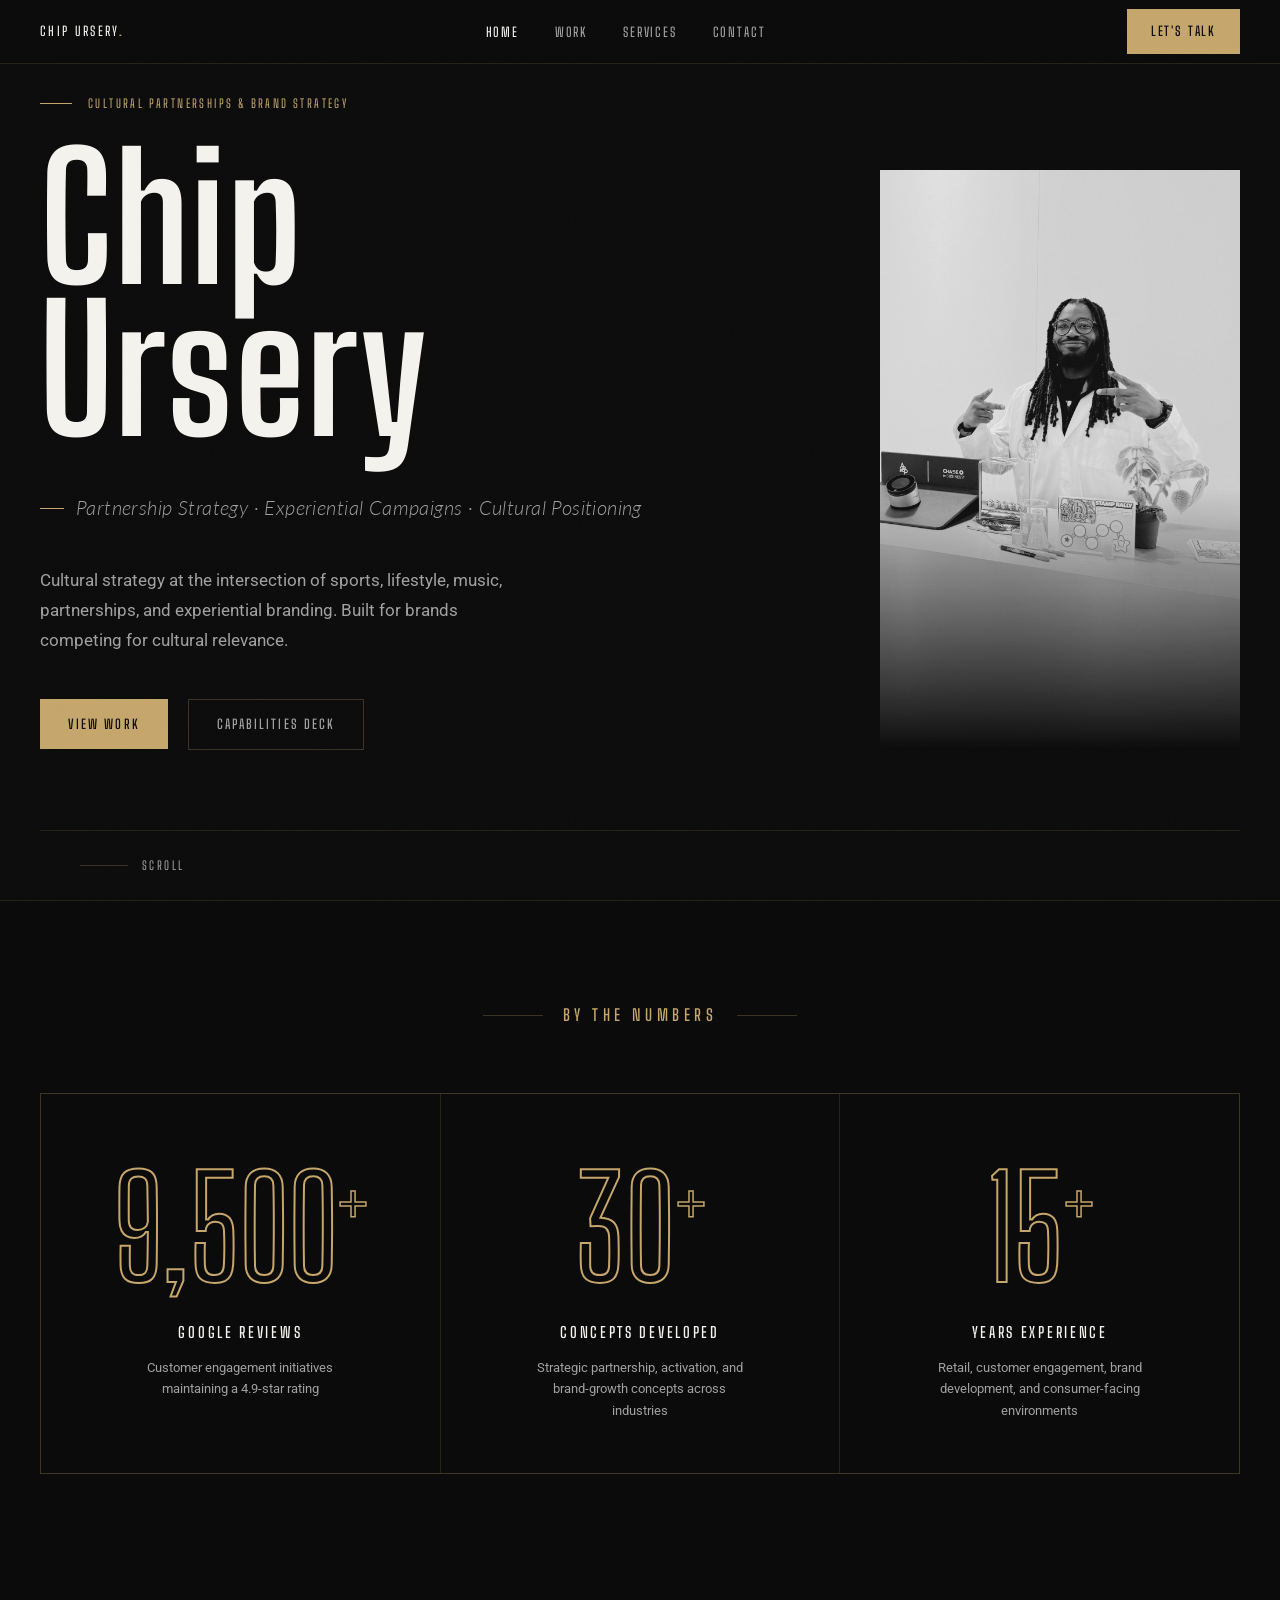
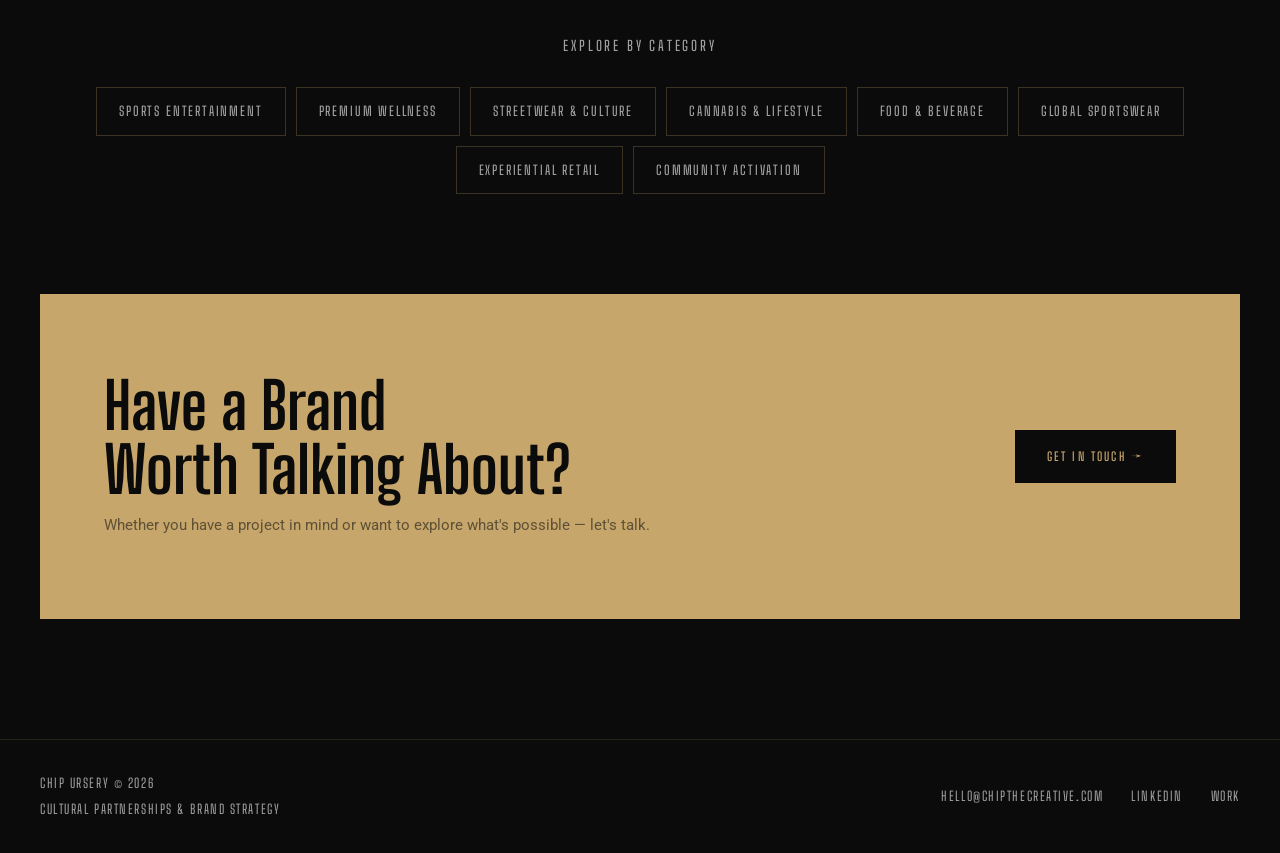
<file: index.html>
<!DOCTYPE html>
<html lang="en">
<head>
  <meta charset="UTF-8" />
  <meta name="viewport" content="width=device-width, initial-scale=1.0" />
  <meta name="description" content="Cultural strategy consultancy at the intersection of sports, lifestyle, music, partnerships, and experiential branding." />
  <title>Chip Ursery — Cultural Partnerships & Brand Strategy</title>
  <link rel="preconnect" href="https://fonts.googleapis.com" />
  <link rel="preconnect" href="https://fonts.gstatic.com" crossorigin />
  <link href="https://fonts.googleapis.com/css2?family=Big+Shoulders+Display:wght@300;400;500;600;700;800;900&family=Big+Shoulders+Text:wght@300;400;500;600;700&family=Lato:ital,wght@0,100;0,300;0,400;1,100;1,300&family=Roboto:wght@300;400&display=swap" rel="stylesheet" />
  <style>
    *, *::before, *::after { box-sizing: border-box; margin: 0; padding: 0; }
    :root {
      --ink: #0B0B0B;
      --ink-2: #121212;
      --ink-3: #181818;
      --rule: rgba(198, 166, 107, 0.15);
      --rule-2: rgba(198, 166, 107, 0.25);
      --fog: #A1A1A1;
      --ash: #A1A1A1;
      --parchment: #F5F3EE;
      --white: #F5F3EE;
      --mark: #C6A66B;
      --ease: cubic-bezier(0.16, 1, 0.3, 1);
    }
    html { scroll-behavior: smooth; font-size: 17px; }
    body {
      background: var(--ink);
      color: var(--parchment);
      font-family: 'Roboto', sans-serif;
      font-weight: 400;
      line-height: 1.75;
      overflow-x: hidden;
      -webkit-font-smoothing: antialiased;
    }
    body::after {
      content: '';
      position: fixed;
      inset: 0;
      pointer-events: none;
      z-index: 9000;
      opacity: 0.028;
      background-image: url("data:image/svg+xml,%3Csvg xmlns='http://www.w3.org/2000/svg' width='300' height='300'%3E%3Cfilter id='g'%3E%3CfeTurbulence type='fractalNoise' baseFrequency='0.75' numOctaves='4' stitchTiles='stitch'/%3E%3C/filter%3E%3Crect width='300' height='300' filter='url(%23g)'/%3E%3C/svg%3E");
      background-repeat: repeat;
    }

    /* ── LABELS ── */
    .label {
      font-family: 'Big Shoulders Text', sans-serif;
      font-size: 12px;
      font-weight: 400;
      letter-spacing: 0.2em;
      text-transform: uppercase;
      color: var(--fog);
    }
    .label-accent { color: var(--mark); }

    /* ── NAV ── */
    .nav {
      position: fixed;
      top: 0; left: 0; right: 0;
      z-index: 500;
      height: 64px;
      display: flex;
      align-items: center;
      justify-content: space-between;
      padding: 0 40px;
      background: rgba(10,10,10,0.9);
      backdrop-filter: blur(20px) saturate(180%);
      -webkit-backdrop-filter: blur(20px) saturate(180%);
      border-bottom: 1px solid var(--rule);
      transition: background 0.4s var(--ease);
    }
    .nav-logo {
      font-family: 'Big Shoulders Text', sans-serif;
      font-size: 13px;
      font-weight: 500;
      letter-spacing: 0.18em;
      text-transform: uppercase;
      color: var(--white);
      text-decoration: none;
    }
    .nav-logo .dot { color: var(--mark); }
    .nav-links {
      display: flex;
      align-items: center;
      gap: 36px;
      list-style: none;
    }
    .nav-links a {
      font-family: 'Big Shoulders Text', sans-serif;
      font-size: 13px;
      font-weight: 500;
      letter-spacing: 0.14em;
      text-transform: uppercase;
      color: var(--fog);
      text-decoration: none;
      transition: color 0.2s;
    }
    .nav-links a:hover,
    .nav-links a.active { color: var(--white); }
    .nav-contact {
      font-family: 'Big Shoulders Text', sans-serif;
      font-size: 13px;
      font-weight: 600;
      letter-spacing: 0.14em;
      text-transform: uppercase;
      color: var(--ink);
      background: var(--mark);
      padding: 11px 24px;
      text-decoration: none;
      transition: opacity 0.2s;
    }
    .nav-contact:hover { opacity: 0.85; }

    /* hamburger */
    .nav-burger {
      display: none;
      flex-direction: column;
      gap: 5px;
      cursor: pointer;
      padding: 4px;
      background: none;
      border: none;
    }
    .nav-burger span {
      display: block;
      width: 22px;
      height: 1px;
      background: var(--parchment);
      transition: transform 0.3s var(--ease), opacity 0.3s;
    }
    .nav-burger.open span:nth-child(1) { transform: translateY(6px) rotate(45deg); }
    .nav-burger.open span:nth-child(2) { opacity: 0; }
    .nav-burger.open span:nth-child(3) { transform: translateY(-6px) rotate(-45deg); }
    .nav-mobile {
      display: none;
      position: fixed;
      inset: 0;
      top: 64px;
      background: var(--ink-2);
      z-index: 490;
      flex-direction: column;
      padding: 60px 40px;
    }
    .nav-mobile.open { display: flex; }
    .nav-mobile a {
      font-family: 'Big Shoulders Display', sans-serif;
      font-size: 52px;
      letter-spacing: 0.04em;
      color: var(--parchment);
      text-decoration: none;
      border-bottom: 1px solid var(--rule);
      padding: 20px 0;
      transition: color 0.2s;
    }
    .nav-mobile a:hover { color: var(--mark); }

    /* ── HERO ── */
    .hero {
      min-height: 100svh;
      display: grid;
      grid-template-rows: 1fr auto;
      padding: 0 40px;
      padding-top: 64px;
      position: relative;
      overflow: hidden;
    }
    .hero-inner {
      display: grid;
      grid-template-columns: 1fr 420px;
      align-items: end;
      gap: 80px;
      padding-bottom: 80px;
    }
    .hero-content { display: flex; flex-direction: column; justify-content: flex-end; }

    /* portrait */
    .hero-portrait-wrap {
      align-self: end;
      position: relative;
      overflow: hidden;
    }
    .hero-portrait {
      width: 100%;
      height: 680px;
      object-fit: cover;
      object-position: top center;
      display: block;
      -webkit-mask-image: linear-gradient(to bottom, black 55%, transparent 100%);
      mask-image: linear-gradient(to bottom, black 55%, transparent 100%);
      filter: grayscale(20%) contrast(1.05);
    }
    /* placeholder when no image yet */
    .hero-portrait-placeholder {
      width: 100%;
      height: 680px;
      background: var(--ink-3);
      border: 1px solid var(--rule);
      display: flex;
      align-items: center;
      justify-content: center;
      -webkit-mask-image: linear-gradient(to bottom, black 60%, transparent 100%);
      mask-image: linear-gradient(to bottom, black 60%, transparent 100%);
    }
    .hero-portrait-placeholder span {
      font-family: 'Big Shoulders Text', sans-serif;
      font-size: 11px;
      letter-spacing: 0.2em;
      text-transform: uppercase;
      color: var(--fog);
      opacity: 0.5;
    }

    .hero-side { display: none; }
    .hero-rule-num { display: none; }
    .hero-eyebrow {
      display: flex;
      align-items: center;
      gap: 16px;
      margin-bottom: 28px;
      opacity: 0;
      animation: fadeUp 0.8s 0.1s var(--ease) forwards;
    }
    .hero-eyebrow::before {
      content: '';
      display: block;
      width: 32px;
      height: 1px;
      background: var(--mark);
    }
    .hero-name {
      font-family: 'Big Shoulders Display', sans-serif;
      font-size: clamp(88px, 13.5vw, 200px);
      line-height: 0.88;
      letter-spacing: 0.01em;
      color: var(--white);
      margin-bottom: 44px;
      opacity: 0;
      animation: fadeUp 0.9s 0.18s var(--ease) forwards;
    }
    .hero-name-italic {
      font-family: 'Lato', sans-serif;
      font-style: italic;
      font-weight: 300;
      font-size: clamp(14px, 1.6vw, 22px);
      color: var(--ash);
      letter-spacing: 0.02em;
      display: flex;
      align-items: center;
      gap: 12px;
      margin-bottom: 40px;
      opacity: 0;
      animation: fadeUp 0.9s 0.26s var(--ease) forwards;
    }
    .hero-name-italic::before {
      content: '';
      display: block;
      width: 24px;
      height: 1px;
      background: var(--mark);
      flex-shrink: 0;
    }
    .hero-statement {
      max-width: 480px;
      font-size: 17px;
      font-weight: 400;
      color: var(--ash);
      line-height: 1.75;
      margin-bottom: 44px;
      opacity: 0;
      animation: fadeUp 0.9s 0.34s var(--ease) forwards;
    }
    .hero-actions {
      display: flex;
      align-items: center;
      gap: 20px;
      flex-wrap: wrap;
      opacity: 0;
      animation: fadeUp 0.9s 0.42s var(--ease) forwards;
    }
    .btn {
      font-family: 'Big Shoulders Text', sans-serif;
      font-size: 13px;
      font-weight: 600;
      letter-spacing: 0.16em;
      text-transform: uppercase;
      text-decoration: none;
      display: inline-flex;
      align-items: center;
      gap: 10px;
      transition: all 0.25s var(--ease);
    }
    .btn-filled { background: var(--mark); color: var(--ink); padding: 14px 28px; }
    .btn-filled:hover { opacity: 0.88; transform: translateY(-1px); }
    .btn-ghost { color: var(--ash); border: 1px solid var(--rule-2); padding: 13px 28px; }
    .btn-ghost:hover { color: var(--white); border-color: var(--ash); transform: translateY(-1px); }

    /* scroll indicator */
    .hero-scroll {
      padding: 24px 40px;
      display: flex;
      align-items: center;
      gap: 14px;
      border-top: 1px solid var(--rule);
      opacity: 0;
      animation: fadeIn 1s 1s var(--ease) forwards;
    }
    .scroll-line {
      width: 48px;
      height: 1px;
      background: var(--rule-2);
      position: relative;
      overflow: hidden;
    }
    .scroll-line::after {
      content: '';
      position: absolute;
      top: 0; left: -100%;
      width: 100%;
      height: 100%;
      background: var(--mark);
      animation: scrollLine 2s 1.5s var(--ease) infinite;
    }
    @keyframes scrollLine {
      0% { left: -100%; }
      50%, 100% { left: 100%; }
    }

    /* ── STATS HERO ── */
    .stats-hero {
      padding: 100px 40px 80px;
      border-top: 1px solid var(--rule);
      text-align: center;
    }
    .stats-hero-eyebrow {
      display: flex;
      align-items: center;
      justify-content: center;
      gap: 20px;
      margin-bottom: 64px;
    }
    .stats-hero-eyebrow::before,
    .stats-hero-eyebrow::after {
      content: '';
      display: block;
      width: 60px;
      height: 1px;
      background: var(--rule-2);
    }
    .stats-hero-eyebrow .label {
      font-family: 'Big Shoulders Text', sans-serif;
      font-size: 16px;
      font-weight: 600;
      letter-spacing: 0.28em;
      text-transform: uppercase;
      color: var(--mark);
    }
    .stats-hero-grid {
      display: grid;
      grid-template-columns: repeat(3, 1fr);
      gap: 1px;
      background: var(--rule);
      border: 1px solid var(--rule);
      max-width: 1200px;
      margin: 0 auto 80px;
    }
    .stat-hero-cell {
      background: var(--ink);
      padding: 64px 40px 52px;
      display: flex;
      flex-direction: column;
      align-items: center;
      text-align: center;
      position: relative;
      transition: background 0.3s var(--ease);
    }
    .stat-hero-cell:hover { background: var(--ink-2); }
    .stat-hero-num {
      font-family: 'Big Shoulders Display', sans-serif;
      font-size: clamp(80px, 11vw, 149px);
      color: transparent;
      -webkit-text-stroke: 2px var(--mark);
      line-height: 1;
      display: block;
      margin-bottom: 20px;
      letter-spacing: -0.02em;
    }
    .stat-hero-label {
      font-family: 'Big Shoulders Text', sans-serif;
      font-size: 15px;
      font-weight: 600;
      letter-spacing: 0.18em;
      text-transform: uppercase;
      color: var(--white);
      margin-bottom: 12px;
      display: block;
    }
    .stat-hero-desc {
      font-family: 'Roboto', sans-serif;
      font-size: 13px;
      font-weight: 400;
      color: var(--fog);
      line-height: 1.65;
      max-width: 220px;
    }

    /* ── FOCUS TAGS (category links) ── */
    .focus-section {
      padding: 0 40px 100px;
      text-align: center;
    }
    .focus-section-label {
      font-family: 'Big Shoulders Text', sans-serif;
      font-size: 14px;
      font-weight: 500;
      letter-spacing: 0.2em;
      text-transform: uppercase;
      color: var(--fog);
      margin-bottom: 28px;
      display: block;
    }
    .focus-tags {
      display: flex;
      flex-wrap: wrap;
      gap: 10px;
      justify-content: center;
    }
    .focus-tag {
      font-family: 'Big Shoulders Text', sans-serif;
      font-size: 13px;
      font-weight: 500;
      letter-spacing: 0.14em;
      text-transform: uppercase;
      color: var(--fog);
      border: 1px solid var(--rule-2);
      padding: 12px 22px;
      text-decoration: none;
      transition: color 0.2s, border-color 0.2s, background 0.2s;
      display: inline-block;
    }
    .focus-tag:hover {
      color: var(--ink);
      background: var(--mark);
      border-color: var(--mark);
    }

    /* ── CTA BAND ── */
    .cta-band {
      margin: 0 40px;
      background: var(--mark);
      padding: 80px 64px;
      display: flex;
      align-items: center;
      justify-content: space-between;
      gap: 40px;
      flex-wrap: wrap;
    }
    .cta-band-copy h2 {
      font-family: 'Big Shoulders Display', sans-serif;
      font-size: clamp(36px, 5vw, 64px);
      color: var(--ink);
      line-height: 1;
      margin-bottom: 10px;
    }
    .cta-band-copy p {
      font-size: 15px;
      color: rgba(10,10,10,0.55);
      font-weight: 400;
    }
    .btn-dark {
      font-family: 'Big Shoulders Text', sans-serif;
      font-size: 12px;
      font-weight: 600;
      letter-spacing: 0.18em;
      text-transform: uppercase;
      color: var(--mark);
      background: var(--ink);
      padding: 16px 32px;
      text-decoration: none;
      transition: opacity 0.2s;
      white-space: nowrap;
    }
    .btn-dark:hover { opacity: 0.82; }

    /* ── FOOTER ── */
    .footer {
      border-top: 1px solid var(--rule);
      padding: 32px 40px;
      display: flex;
      justify-content: space-between;
      align-items: center;
      gap: 24px;
      flex-wrap: wrap;
      margin-top: 120px;
    }
    .footer-left p {
      font-family: 'Big Shoulders Text', sans-serif;
      font-size: 13px;
      letter-spacing: 0.12em;
      text-transform: uppercase;
      color: var(--fog);
    }
    .footer-right { display: flex; gap: 28px; }
    .footer-right a {
      font-family: 'Big Shoulders Text', sans-serif;
      font-size: 13px;
      letter-spacing: 0.12em;
      text-transform: uppercase;
      color: var(--fog);
      text-decoration: none;
      transition: color 0.2s;
    }
    .footer-right a:hover { color: var(--white); }

    /* ── SCROLL REVEAL ── */
    .reveal {
      opacity: 0;
      transform: translateY(28px);
      transition: opacity 0.7s var(--ease), transform 0.7s var(--ease);
    }
    .reveal.visible { opacity: 1; transform: none; }

    @keyframes fadeUp {
      from { opacity: 0; transform: translateY(20px); }
      to   { opacity: 1; transform: none; }
    }
    @keyframes fadeIn {
      from { opacity: 0; }
      to   { opacity: 1; }
    }

    /* ── RESPONSIVE ── */
    @media (min-width: 1440px) {
      .hero-inner { grid-template-columns: 1fr 540px; gap: 80px; }
      .hero-portrait, .hero-portrait-placeholder { height: 860px; }
    }
    @media (max-width: 1280px) {
      .hero-inner { grid-template-columns: 1fr 360px; gap: 60px; }
      .hero-portrait, .hero-portrait-placeholder { height: 580px; }
    }
    @media (max-width: 1024px) {
      .hero-inner { grid-template-columns: 1fr 300px; gap: 48px; }
      .hero-portrait, .hero-portrait-placeholder { height: 480px; }
    }
    @media (max-width: 768px) {
      .nav { padding: 0 24px; height: 60px; }
      .nav-links, .nav-contact { display: none; }
      .nav-burger { display: flex; }
      .hero { padding: 0 24px; padding-top: 60px; }
      .hero-inner { grid-template-columns: 1fr; gap: 0; }
      .hero-portrait-wrap { display: none; }
      .hero-side { display: none; }
      .hero-rule-num { display: none; }
      .hero-scroll { padding: 20px 24px; }
      .stats-hero { padding: 72px 24px 60px; }
      .stats-hero-grid { grid-template-columns: 1fr; }
      .focus-section { padding: 0 24px 80px; }
      .cta-band { margin: 0 24px; padding: 52px 32px; }
      .footer { padding: 24px; }
    }
    @media (max-width: 480px) {
      .hero-name { font-size: 72px; }
      .stat-hero-num { font-size: 80px; }
    }
  </style>
</head>
<body>

  <!-- NAV -->
  <nav class="nav" id="nav">
    <a href="index.html" class="nav-logo">Chip Ursery<span class="dot">.</span></a>
    <ul class="nav-links">
      <li><a href="index.html" class="active">Home</a></li>
      <li><a href="work.html">Work</a></li>
      <li><a href="services.html">Services</a></li>
      <li><a href="contact.html">Contact</a></li>
    </ul>
    <a href="contact.html" class="nav-contact">Let's Talk</a>
    <button class="nav-burger" id="burger" aria-label="Menu">
      <span></span><span></span><span></span>
    </button>
  </nav>

  <!-- MOBILE NAV -->
  <nav class="nav-mobile" id="mobileNav">
    <a href="index.html">Home</a>
    <a href="work.html">Work</a>
    <a href="services.html">Services</a>
    <a href="contact.html">Contact</a>
  </nav>

  <!-- HERO -->
  <section class="hero">
    <div class="hero-rule-num" aria-hidden="true">CU</div>

    <div class="hero-side" aria-hidden="true">
      <span class="label">Cultural Strategy</span>
      <span class="label" style="color: var(--rule-2)">Est. 2017</span>
    </div>

    <div class="hero-inner">
      <div class="hero-content">
        <div class="hero-eyebrow">
          <span class="label label-accent">Cultural Partnerships & Brand Strategy</span>
        </div>
        <h1 class="hero-name">Chip<br>Ursery</h1>
        <span class="hero-name-italic">Partnership Strategy · Experiential Campaigns · Cultural Positioning</span>
        <p class="hero-statement">
          Cultural strategy at the intersection of sports, lifestyle, music, partnerships, and experiential branding. Built for brands competing for cultural relevance.
        </p>
        <div class="hero-actions">
          <a href="work.html" class="btn btn-filled">View Work</a>
          <a href="https://drive.google.com/file/d/1_ADMExDZ3Tee600ANTC8Fq_Uwq6Up56f/view?usp=drive_link" target="_blank" rel="noopener" class="btn btn-ghost">Capabilities Deck</a>
        </div>
      </div>

      <!-- PORTRAIT — swap src to your photo file, e.g. images/portrait.jpg -->
      <div class="hero-portrait-wrap">
        <img
          src="images/portrait.jpg"
          alt="Chip Ursery"
          class="hero-portrait"
          onerror="this.style.display='none'; this.nextElementSibling.style.display='flex';"
        />
        <div class="hero-portrait-placeholder" style="display:none;">
          <span>Portrait Photo</span>
        </div>
      </div>
    </div>

    <div class="hero-scroll">
      <div class="scroll-line"></div>
      <span class="label">Scroll</span>
    </div>
  </section>

  <!-- STATS HERO -->
  <section class="stats-hero">
    <div class="stats-hero-eyebrow reveal">
      <span class="label label-accent">By The Numbers</span>
    </div>
    <div class="stats-hero-grid reveal">
      <div class="stat-hero-cell">
        <span class="stat-hero-num">9,500<span style="-webkit-text-stroke:1.5px var(--mark); font-size:0.55em; vertical-align:super;">+</span></span>
        <span class="stat-hero-label">Google Reviews</span>
        <p class="stat-hero-desc">Customer engagement initiatives maintaining a 4.9-star rating</p>
      </div>
      <div class="stat-hero-cell">
        <span class="stat-hero-num">30<span style="-webkit-text-stroke:1.5px var(--mark); font-size:0.55em; vertical-align:super;">+</span></span>
        <span class="stat-hero-label">Concepts Developed</span>
        <p class="stat-hero-desc">Strategic partnership, activation, and brand-growth concepts across industries</p>
      </div>
      <div class="stat-hero-cell">
        <span class="stat-hero-num">15<span style="-webkit-text-stroke:1.5px var(--mark); font-size:0.55em; vertical-align:super;">+</span></span>
        <span class="stat-hero-label">Years Experience</span>
        <p class="stat-hero-desc">Retail, customer engagement, brand development, and consumer-facing environments</p>
      </div>
    </div>
  </section>

  <!-- CATEGORY LINKS -->
  <div class="focus-section reveal">
    <span class="focus-section-label">Explore by Category</span>
    <div class="focus-tags">
      <a href="work.html#sports" class="focus-tag">Sports Entertainment</a>
      <a href="work.html#lifestyle" class="focus-tag">Premium Wellness</a>
      <a href="work.html#culture" class="focus-tag">Streetwear &amp; Culture</a>
      <a href="work.html#retail" class="focus-tag">Cannabis &amp; Lifestyle</a>
      <a href="work.html#food" class="focus-tag">Food &amp; Beverage</a>
      <a href="work.html#sports" class="focus-tag">Global Sportswear</a>
      <a href="work.html#retail" class="focus-tag">Experiential Retail</a>
      <a href="work.html#culture" class="focus-tag">Community Activation</a>
    </div>
  </div>

  <!-- CTA BAND -->
  <div class="cta-band reveal">
    <div class="cta-band-copy">
      <h2>Have a Brand<br>Worth Talking About?</h2>
      <p>Whether you have a project in mind or want to explore what's possible — let's talk.</p>
    </div>
    <a href="contact.html" class="btn-dark">Get In Touch →</a>
  </div>

  <!-- FOOTER -->
  <footer class="footer">
    <div class="footer-left">
      <p>Chip Ursery © 2026</p>
      <p style="margin-top:4px;">Cultural Partnerships & Brand Strategy</p>
    </div>
    <div class="footer-right">
      <a href="mailto:hello@chipthecreative.com">hello@chipthecreative.com</a>
      <a href="https://www.linkedin.com/in/chipsam/" target="_blank" rel="noopener">LinkedIn</a>
      <a href="work.html">Work</a>
    </div>
  </footer>

  <script>
    const burger = document.getElementById('burger');
    const mobileNav = document.getElementById('mobileNav');
    burger.addEventListener('click', () => {
      burger.classList.toggle('open');
      mobileNav.classList.toggle('open');
      document.body.style.overflow = mobileNav.classList.contains('open') ? 'hidden' : '';
    });
    mobileNav.querySelectorAll('a').forEach(a => a.addEventListener('click', () => {
      burger.classList.remove('open');
      mobileNav.classList.remove('open');
      document.body.style.overflow = '';
    }));

    const io = new IntersectionObserver((entries) => {
      entries.forEach((e, i) => {
        if (e.isIntersecting) {
          e.target.style.transitionDelay = (i * 0.06) + 's';
          e.target.classList.add('visible');
          io.unobserve(e.target);
        }
      });
    }, { threshold: 0.06 });
    document.querySelectorAll('.reveal').forEach(el => io.observe(el));
  </script>
</body>
</html>
</file>
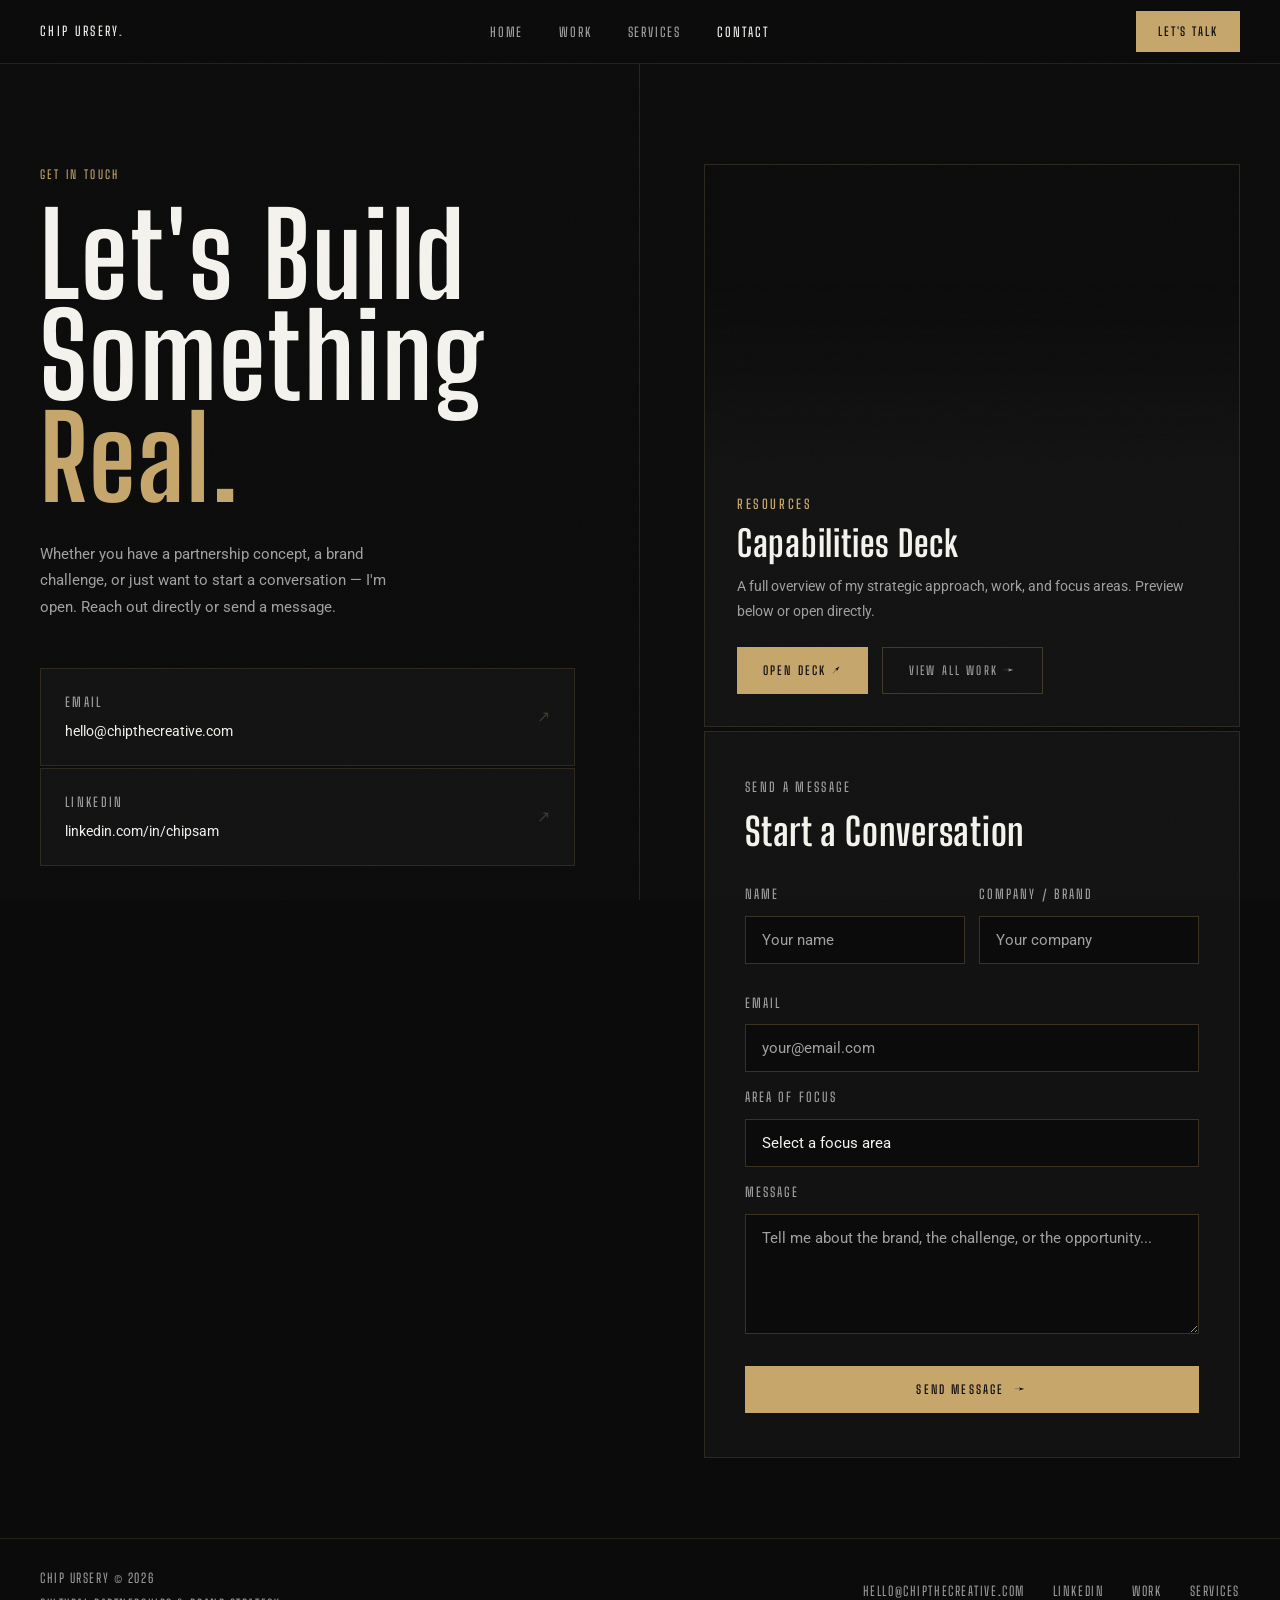
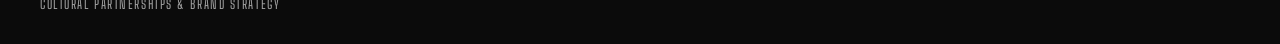
<file: contact.html>
<!DOCTYPE html>
<html lang="en">
<head>
  <meta charset="UTF-8" />
  <meta name="viewport" content="width=device-width, initial-scale=1.0" />
  <meta name="description" content="Get in touch with Chip Ursery — cultural partnerships, brand strategy, and experiential campaign development." />
  <title>Contact — Chip Ursery</title>
  <link rel="preconnect" href="https://fonts.googleapis.com" />
  <link rel="preconnect" href="https://fonts.gstatic.com" crossorigin />
  <link href="https://fonts.googleapis.com/css2?family=Big+Shoulders+Display:wght@300;400;500;600;700;800;900&family=Big+Shoulders+Text:wght@300;400;500;600;700&family=Lato:ital,wght@0,100;0,300;0,400;1,100;1,300&family=Roboto:wght@300;400&display=swap" rel="stylesheet" />
  <style>
    *, *::before, *::after { box-sizing: border-box; margin: 0; padding: 0; }
    :root {
      --ink: #0B0B0B; --ink-2: #121212; --ink-3: #181818;
      --rule: rgba(198, 166, 107, 0.15); --rule-2: rgba(198, 166, 107, 0.25);
      --fog: #A1A1A1; --ash: #A1A1A1; --parchment: #F5F3EE; --white: #F5F3EE; --mark: #C6A66B;
      --ease: cubic-bezier(0.16,1,0.3,1);
    }
    html { scroll-behavior: smooth; }
    body {
      background: var(--ink); color: var(--parchment); font-family: 'Roboto', sans-serif;
      font-weight: 400; font-size: 17px; line-height: 1.75; overflow-x: hidden;
      -webkit-font-smoothing: antialiased; min-height: 100vh; display: flex; flex-direction: column;
    }
    body::after { content:''; position:fixed; inset:0; pointer-events:none; z-index:9000; opacity:0.028; background-image:url("data:image/svg+xml,%3Csvg xmlns='http://www.w3.org/2000/svg' width='300' height='300'%3E%3Cfilter id='g'%3E%3CfeTurbulence type='fractalNoise' baseFrequency='0.75' numOctaves='4' stitchTiles='stitch'/%3E%3C/filter%3E%3Crect width='300' height='300' filter='url(%23g)'/%3E%3C/svg%3E"); background-repeat:repeat; }

    /* NAV */
    .nav { position:fixed; top:0; left:0; right:0; z-index:500; height:64px; display:flex; align-items:center; justify-content:space-between; padding:0 40px; background:rgba(10,10,10,0.9); backdrop-filter:blur(20px); border-bottom:1px solid var(--rule); }
    .nav-logo { font-family:'Big Shoulders Text',sans-serif; font-size:13px; font-weight:500; letter-spacing:0.18em; text-transform:uppercase; color:var(--white); text-decoration:none; }
    .nav-logo .dot { color:var(--mark); }
    .nav-links { display:flex; gap:36px; list-style:none; }
    .nav-links a { font-family:'Big Shoulders Text',sans-serif; font-size:13px; font-weight:500; letter-spacing:0.14em; text-transform:uppercase; color:var(--fog); text-decoration:none; transition:color 0.2s; }
    .nav-links a:hover, .nav-links a.active { color:var(--white); }
    .nav-contact { font-family:'Big Shoulders Text',sans-serif; font-size:12px; font-weight:600; letter-spacing:0.16em; text-transform:uppercase; color:var(--ink); background:var(--mark); padding:10px 22px; text-decoration:none; }
    .nav-contact:hover { opacity:0.85; }
    .nav-burger { display:none; flex-direction:column; gap:5px; cursor:pointer; padding:4px; background:none; border:none; }
    .nav-burger span { display:block; width:22px; height:1px; background:var(--parchment); transition:transform 0.3s,opacity 0.3s; }
    .nav-burger.open span:nth-child(1) { transform:translateY(6px) rotate(45deg); }
    .nav-burger.open span:nth-child(2) { opacity:0; }
    .nav-burger.open span:nth-child(3) { transform:translateY(-6px) rotate(-45deg); }
    .nav-mobile { display:none; position:fixed; inset:0; top:64px; background:var(--ink-2); z-index:490; flex-direction:column; padding:60px 40px; }
    .nav-mobile.open { display:flex; }
    .nav-mobile a { font-family:'Big Shoulders Display',sans-serif; font-size:52px; letter-spacing:0.04em; color:var(--parchment); text-decoration:none; border-bottom:1px solid var(--rule); padding:20px 0; transition:color 0.2s; }
    .nav-mobile a:hover { color:var(--mark); }

    /* MAIN LAYOUT */
    main { flex:1; display:grid; grid-template-columns:1fr 1fr; min-height:calc(100vh - 64px); margin-top:64px; }

    /* LEFT PANEL */
    .contact-left { padding:100px 64px 80px 40px; border-right:1px solid var(--rule); display:flex; flex-direction:column; justify-content:space-between; position:sticky; top:64px; height:calc(100vh - 64px); overflow-y:auto; }

    .page-label { font-family:'Big Shoulders Text',sans-serif; font-size:12px; font-weight:500; letter-spacing:0.2em; text-transform:uppercase; color:var(--mark); margin-bottom:20px; display:block; }
    .contact-headline { font-family:'Big Shoulders Display',sans-serif; font-size:clamp(64px,9vw,120px); line-height:0.88; letter-spacing:0.02em; color:var(--white); margin-bottom:32px; }
    .contact-headline em { color:var(--mark); font-style:normal; display:block; }
    .contact-statement { font-size:15px; color:var(--ash); line-height:1.75; max-width:380px; margin-bottom:48px; }

    .direct-links { display:flex; flex-direction:column; gap:1px; margin-bottom:40px; }
    .direct-link { display:flex; align-items:center; justify-content:space-between; padding:22px 24px; background:var(--ink-2); border:1px solid var(--rule); text-decoration:none; transition:background 0.25s,border-color 0.25s; margin-bottom:1px; }
    .direct-link:last-child { margin-bottom:0; }
    .direct-link:hover { background:var(--ink-3); border-color:var(--rule-2); }
    .direct-link:hover .dl-arrow { color:var(--mark); transform:translate(3px,-3px); }
    .dl-type { font-family:'Big Shoulders Text',sans-serif; font-size:13px; font-weight:500; letter-spacing:0.18em; text-transform:uppercase; color:var(--fog); margin-bottom:5px; }
    .dl-value { font-family:'Roboto',sans-serif; font-size:14px; color:var(--parchment); }
    .dl-arrow { font-size:16px; color:var(--rule-2); transition:color 0.2s,transform 0.25s var(--ease); }

    .availability { display:inline-flex; align-items:center; gap:10px; }
    .avail-dot { width:7px; height:7px; border-radius:50%; background:var(--mark); flex-shrink:0; animation:pulse 2.4s ease-in-out infinite; }
    @keyframes pulse { 0%,100%{opacity:1;box-shadow:0 0 0 0 rgba(198,166,107,0.35);}50%{opacity:0.75;box-shadow:0 0 0 5px rgba(198,166,107,0);} }
    .avail-text { font-family:'Big Shoulders Text',sans-serif; font-size:13px; font-weight:500; letter-spacing:0.14em; text-transform:uppercase; color:var(--fog); }

    /* RIGHT PANEL */
    .contact-right { padding:100px 40px 80px 64px; display:flex; flex-direction:column; gap:2px; }

    /* CAPABILITIES DECK — PREVIEW TREATMENT */
    .deck-block {
      background: var(--ink-2);
      border: 1px solid var(--rule);
      margin-bottom: 2px;
      cursor: pointer;
      transition: background 0.3s var(--ease);
      position: relative;
      overflow: hidden;
    }
    .deck-block:hover { background: var(--ink-3); }

    /* iframe preview */
    .cap-thumb {
      width: 100%;
      aspect-ratio: 16/9;
      overflow: hidden;
      background: var(--ink);
      position: relative;
    }
    .cap-thumb iframe {
      width: 100%;
      height: 100%;
      border: none;
      pointer-events: none;
      transform: scale(1.02);
      transition: transform 0.5s var(--ease);
    }
    .deck-block:hover .cap-thumb iframe { transform: scale(1.05); }
    .cap-thumb-overlay {
      position: absolute;
      inset: 0;
      background: linear-gradient(to bottom, transparent 40%, var(--ink-2) 100%);
      transition: opacity 0.3s;
    }
    .deck-block:hover .cap-thumb-overlay { opacity: 0.7; }
    .cap-thumb-icon {
      position: absolute;
      top: 50%; left: 50%;
      transform: translate(-50%,-50%) scale(0.8);
      width: 52px; height: 52px;
      border: 1px solid rgba(198,166,107,0.4);
      background: rgba(10,10,10,0.6);
      backdrop-filter: blur(8px);
      display: flex; align-items: center; justify-content: center;
      opacity: 0;
      transition: opacity 0.3s, transform 0.3s var(--ease);
      font-size: 20px;
      color: var(--mark);
    }
    .deck-block:hover .cap-thumb-icon { opacity:1; transform:translate(-50%,-50%) scale(1); }

    .deck-block-info { padding: 28px 32px 32px; }
    .deck-block-label { font-family:'Big Shoulders Text',sans-serif; font-size:13px; font-weight:600; letter-spacing:0.2em; text-transform:uppercase; color:var(--mark); margin-bottom:10px; display:block; }
    .deck-block h3 { font-family:'Big Shoulders Display',sans-serif; font-size:36px; letter-spacing:0.02em; color:var(--white); line-height:1; margin-bottom:12px; }
    .deck-block p { font-size:14px; color:var(--ash); line-height:1.75; margin-bottom:24px; }
    .deck-block-actions { display:flex; gap:14px; align-items:center; flex-wrap:wrap; }

    .btn-filled { font-family:'Big Shoulders Text',sans-serif; font-size:12px; font-weight:600; letter-spacing:0.18em; text-transform:uppercase; color:var(--ink); background:var(--mark); padding:13px 26px; text-decoration:none; display:inline-flex; align-items:center; gap:10px; transition:opacity 0.2s,transform 0.2s; }
    .btn-filled:hover { opacity:0.88; transform:translateY(-1px); }
    .btn-ghost { font-family:'Big Shoulders Text',sans-serif; font-size:12px; font-weight:500; letter-spacing:0.18em; text-transform:uppercase; color:var(--ash); border:1px solid var(--rule-2); padding:12px 26px; text-decoration:none; display:inline-flex; align-items:center; gap:10px; transition:all 0.2s var(--ease); }
    .btn-ghost:hover { color:var(--white); border-color:var(--ash); transform:translateY(-1px); }

    /* FORM */
    .form-block { background:var(--ink-2); border:1px solid var(--rule); padding:44px 40px; flex:1; }
    .form-block-label { font-family:'Big Shoulders Text',sans-serif; font-size:13px; font-weight:500; letter-spacing:0.18em; text-transform:uppercase; color:var(--fog); margin-bottom:14px; display:block; }
    .form-block h3 { font-family:'Big Shoulders Display',sans-serif; font-size:38px; letter-spacing:0.02em; color:var(--white); line-height:1; margin-bottom:32px; }
    .form-row { display:grid; grid-template-columns:1fr 1fr; gap:14px; margin-bottom:14px; }
    .form-group { margin-bottom:14px; }
    .form-group label { font-family:'Big Shoulders Text',sans-serif; font-size:13px; font-weight:500; letter-spacing:0.16em; text-transform:uppercase; color:var(--fog); display:block; margin-bottom:10px; }
    .form-group input, .form-group textarea, .form-group select {
      width:100%; background:var(--ink); border:1px solid var(--rule-2); color:var(--parchment);
      font-family:'Roboto',sans-serif; font-size:15px; font-weight:400; padding:14px 16px; outline:none;
      appearance:none; -webkit-appearance:none; transition:border-color 0.2s,background 0.2s; border-radius:0;
    }
    .form-group input:focus, .form-group textarea:focus, .form-group select:focus { border-color:var(--mark); background:var(--ink-2); }
    .form-group input::placeholder, .form-group textarea::placeholder { color:var(--fog); }
    .form-group select option { background:var(--ink-2); }
    .form-group textarea { resize:vertical; min-height:120px; }
    .form-submit { font-family:'Big Shoulders Text',sans-serif; font-size:12px; font-weight:600; letter-spacing:0.18em; text-transform:uppercase; color:var(--ink); background:var(--mark); border:none; padding:16px 32px; width:100%; cursor:pointer; margin-top:22px; transition:opacity 0.2s; display:flex; align-items:center; justify-content:center; gap:10px; }
    .form-submit:hover { opacity:0.88; }
    .form-submit:disabled { opacity:0.5; cursor:not-allowed; }
    .form-success { display:none; text-align:center; padding:48px 0; }
    .form-success .success-mark { font-family:'Big Shoulders Display',sans-serif; font-size:64px; color:var(--mark); line-height:1; margin-bottom:16px; display:block; }
    .form-success p { font-size:15px; color:var(--ash); line-height:1.75; }

    /* FOOTER */
    .footer { border-top:1px solid var(--rule); padding:28px 40px; display:flex; justify-content:space-between; align-items:center; gap:24px; flex-wrap:wrap; }
    .footer p { font-family:'Big Shoulders Text',sans-serif; font-size:13px; letter-spacing:0.12em; text-transform:uppercase; color:var(--fog); }
    .footer-links { display:flex; gap:28px; }
    .footer-links a { font-family:'Big Shoulders Text',sans-serif; font-size:13px; letter-spacing:0.12em; text-transform:uppercase; color:var(--fog); text-decoration:none; transition:color 0.2s; }
    .footer-links a:hover { color:var(--white); }

    .reveal { opacity:0; transform:translateY(20px); transition:opacity 0.7s var(--ease),transform 0.7s var(--ease); }
    .reveal.visible { opacity:1; transform:none; }

    @media (max-width:1024px) {
      main { grid-template-columns:1fr; }
      .contact-left { position:static; height:auto; padding:100px 40px 60px; border-right:none; border-bottom:1px solid var(--rule); }
      .contact-right { padding:60px 40px 80px; }
    }
    @media (max-width:600px) {
      .nav { padding:0 20px; height:60px; }
      .nav-links,.nav-contact { display:none; }
      .nav-burger { display:flex; }
      .contact-left { padding:100px 20px 52px; }
      .contact-right { padding:52px 20px 80px; }
      .deck-block-info, .form-block { padding:28px 24px; }
      .form-row { grid-template-columns:1fr; }
      .footer { padding:24px 20px; flex-direction:column; align-items:flex-start; gap:16px; }
    }
  </style>
</head>
<body>

  <nav class="nav">
    <a href="index.html" class="nav-logo">Chip Ursery<span class="dot">.</span></a>
    <ul class="nav-links">
      <li><a href="index.html">Home</a></li>
      <li><a href="work.html">Work</a></li>
      <li><a href="services.html">Services</a></li>
      <li><a href="contact.html" class="active">Contact</a></li>
    </ul>
    <a href="contact.html" class="nav-contact">Let's Talk</a>
    <button class="nav-burger" id="burger"><span></span><span></span><span></span></button>
  </nav>
  <nav class="nav-mobile" id="mobileNav">
    <a href="index.html">Home</a>
    <a href="work.html">Work</a>
    <a href="services.html">Services</a>
    <a href="contact.html">Contact</a>
  </nav>

  <main>

    <!-- LEFT -->
    <div class="contact-left">
      <div class="contact-top reveal">
        <span class="page-label">Get In Touch</span>
        <h1 class="contact-headline">Let's Build<br>Something<br><em>Real.</em></h1>
        <p class="contact-statement">Whether you have a partnership concept, a brand challenge, or just want to start a conversation — I'm open. Reach out directly or send a message.</p>
        <div class="direct-links">
          <a href="mailto:hello@chipthecreative.com" class="direct-link">
            <div class="dl-info">
              <div class="dl-type">Email</div>
              <div class="dl-value">hello@chipthecreative.com</div>
            </div>
            <span class="dl-arrow">↗</span>
          </a>
          <a href="https://www.linkedin.com/in/chipsam/" target="_blank" rel="noopener" class="direct-link">
            <div class="dl-info">
              <div class="dl-type">LinkedIn</div>
              <div class="dl-value">linkedin.com/in/chipsam</div>
            </div>
            <span class="dl-arrow">↗</span>
          </a>
        </div>
        <div class="availability">
          <span class="avail-dot"></span>
          <span class="avail-text">Available for new projects & collaborations</span>
        </div>
      </div>
    </div>

    <!-- RIGHT -->
    <div class="contact-right">

      <!-- CAPABILITIES DECK — PREVIEW TREATMENT -->
      <div class="deck-block reveal" onclick="window.open('https://drive.google.com/file/d/1_ADMExDZ3Tee600ANTC8Fq_Uwq6Up56f/view?usp=drive_link','_blank')">
        <div class="cap-thumb">
          <iframe
            src="https://drive.google.com/file/d/1_ADMExDZ3Tee600ANTC8Fq_Uwq6Up56f/preview"
            loading="lazy"
            title="Chip Ursery Capabilities Deck"
          ></iframe>
          <div class="cap-thumb-overlay"></div>
          <div class="cap-thumb-icon">↗</div>
        </div>
        <div class="deck-block-info">
          <span class="deck-block-label">Resources</span>
          <h3>Capabilities Deck</h3>
          <p>A full overview of my strategic approach, work, and focus areas. Preview below or open directly.</p>
          <div class="deck-block-actions" onclick="event.stopPropagation()">
            <a href="https://drive.google.com/file/d/1_ADMExDZ3Tee600ANTC8Fq_Uwq6Up56f/view?usp=drive_link" target="_blank" rel="noopener" class="btn-filled">
              Open Deck ↗
            </a>
            <a href="work.html" class="btn-ghost">View All Work →</a>
          </div>
        </div>
      </div>

      <!-- CONTACT FORM -->
      <div class="form-block reveal">
        <span class="form-block-label">Send a Message</span>
        <h3>Start a Conversation</h3>
        <div id="formFields">
          <div class="form-row">
            <div class="form-group">
              <label for="fname">Name</label>
              <input type="text" id="fname" placeholder="Your name" autocomplete="given-name" />
            </div>
            <div class="form-group">
              <label for="fcompany">Company / Brand</label>
              <input type="text" id="fcompany" placeholder="Your company" />
            </div>
          </div>
          <div class="form-group">
            <label for="femail">Email</label>
            <input type="email" id="femail" placeholder="your@email.com" autocomplete="email" />
          </div>
          <div class="form-group">
            <label for="fservice">Area of Focus</label>
            <select id="fservice">
              <option value="" disabled selected>Select a focus area</option>
              <option>Partnership Strategy</option>
              <option>Creative Campaign Development</option>
              <option>Pitch & Deck Development</option>
              <option>Cultural Positioning</option>
              <option>General Inquiry</option>
            </select>
          </div>
          <div class="form-group">
            <label for="fmessage">Message</label>
            <textarea id="fmessage" placeholder="Tell me about the brand, the challenge, or the opportunity..."></textarea>
          </div>
          <button class="form-submit" id="submitBtn" onclick="handleSubmit()">
            Send Message <span>→</span>
          </button>
        </div>
        <div class="form-success" id="formSuccess">
          <span class="success-mark">✓</span>
          <p>Message sent.<br>I'll be in touch shortly.</p>
        </div>
      </div>

    </div>
  </main>

  <footer class="footer">
    <div>
      <p>Chip Ursery © 2026</p>
      <p style="margin-top:4px;">Cultural Partnerships & Brand Strategy</p>
    </div>
    <div class="footer-links">
      <a href="mailto:hello@chipthecreative.com">hello@chipthecreative.com</a>
      <a href="https://www.linkedin.com/in/chipsam/" target="_blank" rel="noopener">LinkedIn</a>
      <a href="work.html">Work</a>
      <a href="services.html">Services</a>
    </div>
  </footer>

  <script>
    const burger = document.getElementById('burger');
    const mobileNav = document.getElementById('mobileNav');
    burger.addEventListener('click', () => {
      burger.classList.toggle('open');
      mobileNav.classList.toggle('open');
      document.body.style.overflow = mobileNav.classList.contains('open') ? 'hidden' : '';
    });
    mobileNav.querySelectorAll('a').forEach(a => a.addEventListener('click', () => {
      burger.classList.remove('open');
      mobileNav.classList.remove('open');
      document.body.style.overflow = '';
    }));

    const io = new IntersectionObserver(entries => {
      entries.forEach(e => { if (e.isIntersecting) { e.target.classList.add('visible'); io.unobserve(e.target); } });
    }, { threshold: 0.06 });
    document.querySelectorAll('.reveal').forEach(el => io.observe(el));

    function handleSubmit() {
      const name    = document.getElementById('fname').value.trim();
      const company = document.getElementById('fcompany').value.trim();
      const email   = document.getElementById('femail').value.trim();
      const service = document.getElementById('fservice').value;
      const message = document.getElementById('fmessage').value.trim();

      if (!name || !email || !message) {
        [['fname',name],['femail',email],['fmessage',message]].forEach(([id,val]) => {
          const el = document.getElementById(id);
          if (!val) { el.style.borderColor='rgba(198,166,107,0.5)'; setTimeout(()=>el.style.borderColor='',2000); }
        });
        return;
      }

      const btn = document.getElementById('submitBtn');
      btn.disabled = true;
      btn.textContent = 'Sending...';

      const subject = encodeURIComponent(`Portfolio Inquiry — ${name}${company?' / '+company:''}`);
      const body = encodeURIComponent(
        `Hi Chip,\n\nMy name is ${name}${company?' from '+company:''}.\n\n`+
        (service?`Focus area: ${service}\n\n`:'')+
        `${message}\n\nBest,\n${name}\n${email}`
      );
      window.location.href = `mailto:hello@chipthecreative.com?subject=${subject}&body=${body}`;

      setTimeout(() => {
        document.getElementById('formFields').style.display = 'none';
        document.getElementById('formSuccess').style.display = 'block';
      }, 800);
    }

    document.querySelectorAll('#formFields input, #formFields select').forEach(el => {
      el.addEventListener('keydown', e => { if (e.key === 'Enter') handleSubmit(); });
    });
  </script>
</body>
</html>
</file>
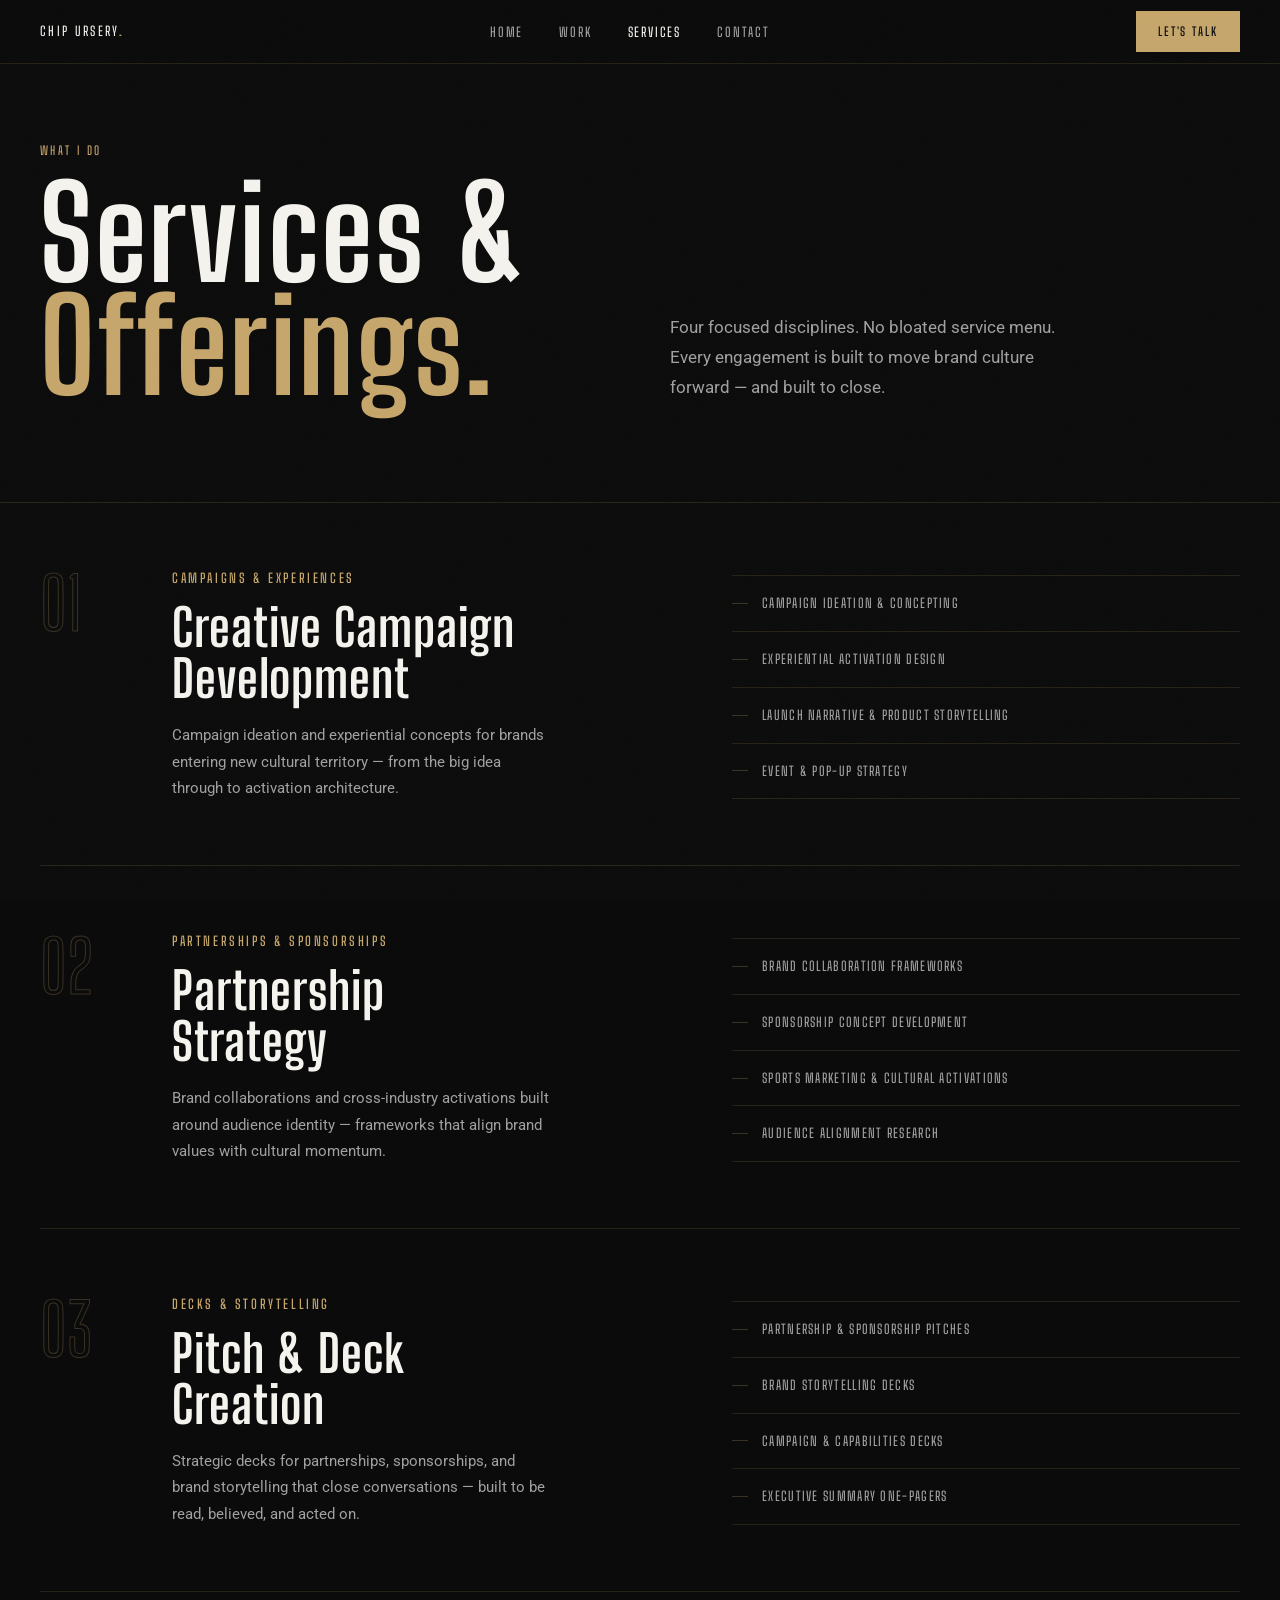
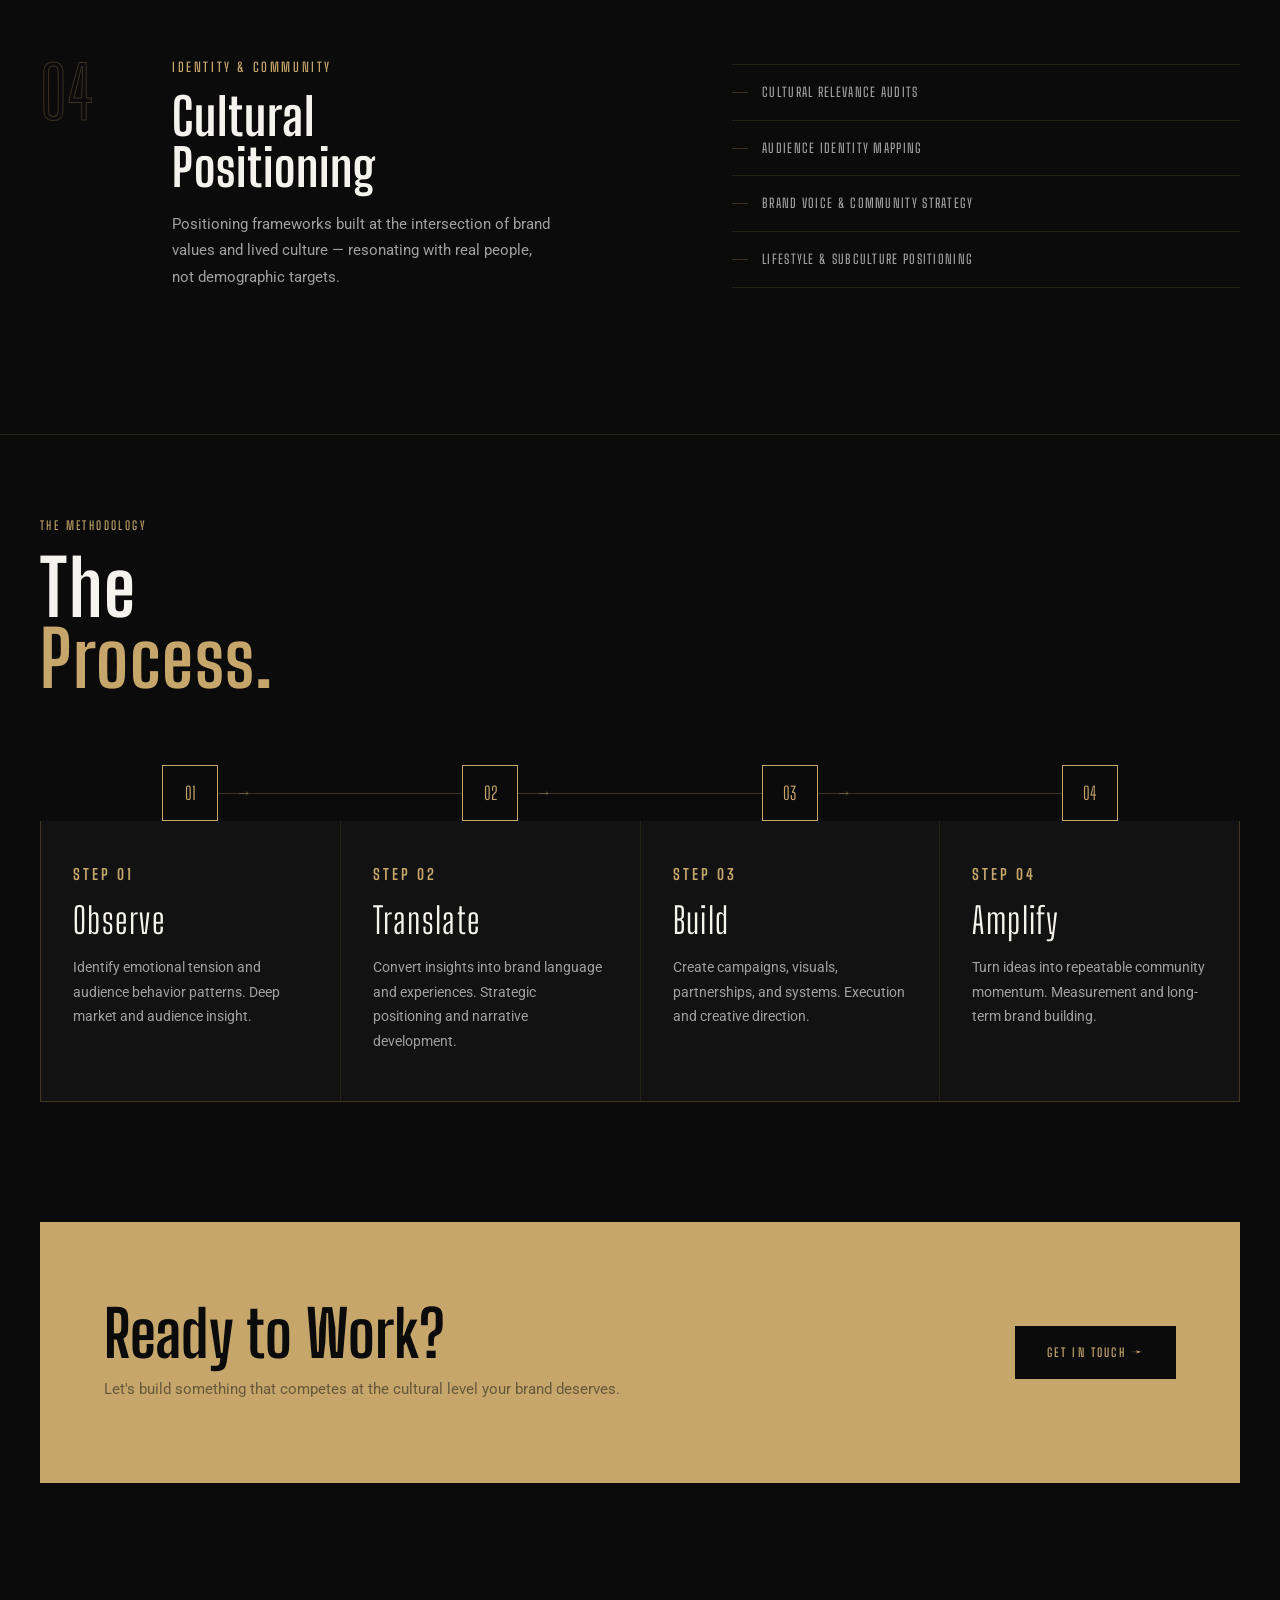
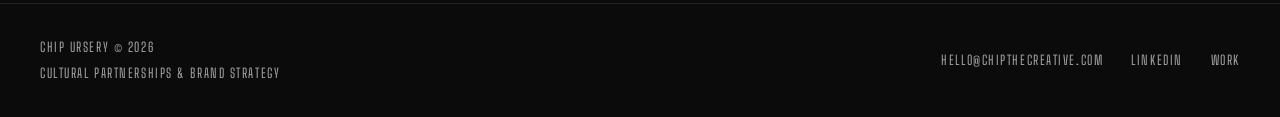
<file: services.html>
<!DOCTYPE html>
<html lang="en">
<head>
  <meta charset="UTF-8" />
  <meta name="viewport" content="width=device-width, initial-scale=1.0" />
  <meta name="description" content="Partnership strategy, creative campaign development, pitch deck creation, and cultural positioning for sports, lifestyle, and emerging brands." />
  <title>Services — Chip Ursery</title>
  <link rel="preconnect" href="https://fonts.googleapis.com" />
  <link rel="preconnect" href="https://fonts.gstatic.com" crossorigin />
  <link href="https://fonts.googleapis.com/css2?family=Big+Shoulders+Display:wght@300;400;500;600;700;800;900&family=Big+Shoulders+Text:wght@300;400;500;600;700&family=Lato:ital,wght@0,100;0,300;0,400;1,100;1,300&family=Roboto:wght@300;400&display=swap" rel="stylesheet" />
  <style>
    *, *::before, *::after { box-sizing: border-box; margin: 0; padding: 0; }
    :root {
      --ink: #0B0B0B; --ink-2: #121212; --ink-3: #181818;
      --rule: rgba(198, 166, 107, 0.15); --rule-2: rgba(198, 166, 107, 0.25);
      --fog: #A1A1A1; --ash: #A1A1A1; --parchment: #F5F3EE; --white: #F5F3EE; --mark: #C6A66B;
      --ease: cubic-bezier(0.16,1,0.3,1);
    }
    html { scroll-behavior: smooth; }
    body { background:var(--ink); color:var(--parchment); font-family:'Roboto',sans-serif; font-weight:400; font-size:17px; line-height:1.75; overflow-x:hidden; -webkit-font-smoothing:antialiased; }
    body::after { content:''; position:fixed; inset:0; pointer-events:none; z-index:9000; opacity:0.028; background-image:url("data:image/svg+xml,%3Csvg xmlns='http://www.w3.org/2000/svg' width='300' height='300'%3E%3Cfilter id='g'%3E%3CfeTurbulence type='fractalNoise' baseFrequency='0.75' numOctaves='4' stitchTiles='stitch'/%3E%3C/filter%3E%3Crect width='300' height='300' filter='url(%23g)'/%3E%3C/svg%3E"); background-repeat:repeat; }

    /* NAV */
    .nav { position:fixed; top:0; left:0; right:0; z-index:500; height:64px; display:flex; align-items:center; justify-content:space-between; padding:0 40px; background:rgba(10,10,10,0.9); backdrop-filter:blur(20px); border-bottom:1px solid var(--rule); }
    .nav-logo { font-family:'Big Shoulders Text',sans-serif; font-size:13px; font-weight:500; letter-spacing:0.18em; text-transform:uppercase; color:var(--white); text-decoration:none; }
    .nav-logo .dot { color:var(--mark); }
    .nav-links { display:flex; gap:36px; list-style:none; }
    .nav-links a { font-family:'Big Shoulders Text',sans-serif; font-size:13px; font-weight:500; letter-spacing:0.14em; text-transform:uppercase; color:var(--fog); text-decoration:none; transition:color 0.2s; }
    .nav-links a:hover, .nav-links a.active { color:var(--white); }
    .nav-contact { font-family:'Big Shoulders Text',sans-serif; font-size:12px; font-weight:600; letter-spacing:0.16em; text-transform:uppercase; color:var(--ink); background:var(--mark); padding:10px 22px; text-decoration:none; }
    .nav-contact:hover { opacity:0.85; }
    .nav-burger { display:none; flex-direction:column; gap:5px; cursor:pointer; padding:4px; background:none; border:none; }
    .nav-burger span { display:block; width:22px; height:1px; background:var(--parchment); transition:transform 0.3s,opacity 0.3s; }
    .nav-burger.open span:nth-child(1) { transform:translateY(6px) rotate(45deg); }
    .nav-burger.open span:nth-child(2) { opacity:0; }
    .nav-burger.open span:nth-child(3) { transform:translateY(-6px) rotate(-45deg); }
    .nav-mobile { display:none; position:fixed; inset:0; top:64px; background:var(--ink-2); z-index:490; flex-direction:column; padding:60px 40px; }
    .nav-mobile.open { display:flex; }
    .nav-mobile a { font-family:'Big Shoulders Display',sans-serif; font-size:52px; letter-spacing:0.04em; color:var(--parchment); text-decoration:none; border-bottom:1px solid var(--rule); padding:20px 0; transition:color 0.2s; }
    .nav-mobile a:hover { color:var(--mark); }

    /* PAGE HEADER */
    .page-header { padding:140px 40px 100px; border-bottom:1px solid var(--rule); display:grid; grid-template-columns:1fr 1fr; align-items:end; gap:60px; }
    .page-label { font-family:'Big Shoulders Text',sans-serif; font-size:12px; font-weight:500; letter-spacing:0.2em; text-transform:uppercase; color:var(--mark); margin-bottom:16px; display:block; }
    .page-title { font-family:'Big Shoulders Display',sans-serif; font-size:clamp(72px,10vw,140px); line-height:0.88; color:var(--white); letter-spacing:0.02em; }
    .page-title em { color:var(--mark); font-style:normal; display:block; }
    .page-sub { font-size:17px; color:var(--ash); line-height:1.75; max-width:420px; }

    /* ── SERVICES LIST ── */
    .services-body { padding: 0 40px 80px; }

    .service-row {
      display: grid;
      grid-template-columns: 80px 1fr 1fr;
      gap: 52px;
      align-items: start;
      padding: 64px 0;
      border-bottom: 1px solid var(--rule);
      position: relative;
    }
    .service-row::before { content:''; position:absolute; left:-40px; right:-40px; top:0; bottom:0; background:var(--ink-3); opacity:0; transition:opacity 0.35s var(--ease); pointer-events:none; }
    .service-row:hover::before { opacity:1; }
    .service-row > * { position:relative; z-index:1; }

    .service-num { font-family:'Big Shoulders Display',sans-serif; font-size:72px; color:transparent; -webkit-text-stroke:1px var(--rule-2); line-height:1; transition:-webkit-text-stroke-color 0.3s; }
    .service-row:hover .service-num { -webkit-text-stroke-color:rgba(198,166,107,0.2); }

    .service-tag { font-family:'Big Shoulders Text',sans-serif; font-size:13px; font-weight:600; letter-spacing:0.2em; text-transform:uppercase; color:var(--mark); margin-bottom:12px; display:block; }
    .service-name { font-family:'Big Shoulders Display',sans-serif; font-size:clamp(32px,4vw,52px); line-height:1; letter-spacing:0.02em; color:var(--white); margin-bottom:18px; }
    .service-desc { font-size:15px; color:var(--ash); line-height:1.75; max-width:380px; }

    .service-right { padding-top:8px; }
    .service-deliverables { list-style:none; border-top:1px solid var(--rule); }
    .service-deliverables li {
      font-family:'Big Shoulders Text',sans-serif; font-size:13px; font-weight:500; letter-spacing:0.1em; text-transform:uppercase;
      color:var(--fog); padding:16px 0; border-bottom:1px solid var(--rule);
      display:flex; align-items:center; gap:14px; transition:color 0.2s;
    }
    .service-deliverables li::before { content:''; display:block; width:16px; height:1px; background:var(--rule-2); flex-shrink:0; transition:background 0.2s,width 0.3s var(--ease); }
    .service-row:hover .service-deliverables li { color:var(--parchment); }
    .service-row:hover .service-deliverables li::before { background:var(--mark); width:24px; }

    /* ── PROCESS — TIMELINE ── */
    .process-section { padding: 0 40px 120px; border-top:1px solid var(--rule); }
    .process-header { padding:80px 0 72px; }
    .process-title { font-family:'Big Shoulders Display',sans-serif; font-size:clamp(44px,6vw,80px); line-height:0.92; color:var(--white); letter-spacing:0.02em; }
    .process-title em { color:var(--mark); font-style:normal; }

    /* Timeline connector */
    .process-timeline-wrap {
      position: relative;
    }

    /* Horizontal rule behind nodes */
    .process-connector-bar {
      display: grid;
      grid-template-columns: repeat(4, 1fr);
      position: relative;
      margin-bottom: 0;
    }
    .process-connector-bar::before {
      content: '';
      position: absolute;
      top: 28px;
      left: calc(12.5%);
      right: calc(12.5%);
      height: 1px;
      background: var(--rule-2);
      z-index: 0;
    }

    .pc-node {
      display: flex;
      flex-direction: column;
      align-items: center;
      position: relative;
      z-index: 1;
    }
    .pc-circle {
      width: 56px;
      height: 56px;
      border: 1px solid var(--mark);
      background: var(--ink);
      display: flex;
      align-items: center;
      justify-content: center;
      position: relative;
      z-index: 1;
      margin-bottom: 0;
    }
    .pc-circle-inner {
      font-family: 'Big Shoulders Display', sans-serif;
      font-size: 18px;
      color: var(--mark);
      line-height: 1;
    }
    /* Arrow between nodes */
    .pc-node:not(:last-child) .pc-circle::after {
      content: '→';
      position: absolute;
      right: -100%;
      top: 50%;
      transform: translateY(-50%);
      color: var(--mark);
      font-size: 16px;
      opacity: 0.5;
      width: 100%;
      text-align: center;
      pointer-events: none;
    }

    /* Process cells */
    .process-cells {
      display: grid;
      grid-template-columns: repeat(4, 1fr);
      gap: 1px;
      background: var(--rule);
      border: 1px solid var(--rule);
      border-top: none;
    }
    .process-cell {
      background: var(--ink-2);
      padding: 40px 32px 48px;
      transition: background 0.3s var(--ease);
      position: relative;
    }
    .process-cell:hover { background: var(--ink-3); }
    .process-cell-tag {
      font-family: 'Big Shoulders Text', sans-serif;
      font-size: 15px;
      font-weight: 700;
      letter-spacing: 0.2em;
      text-transform: uppercase;
      color: var(--mark);
      margin-bottom: 16px;
      display: block;
    }
    .process-step-name {
      font-family: 'Big Shoulders Display', sans-serif;
      font-size: 36px;
      letter-spacing: 0.04em;
      color: var(--white);
      margin-bottom: 16px;
      line-height: 1;
    }
    .process-step-desc {
      font-size: 14px;
      color: var(--fog);
      line-height: 1.75;
      font-family: 'Roboto', sans-serif;
    }

    /* CTA BAND */
    .cta-band { margin:0 40px 120px; background:var(--mark); padding:80px 64px; display:flex; align-items:center; justify-content:space-between; gap:40px; flex-wrap:wrap; }
    .cta-band h2 { font-family:'Big Shoulders Display',sans-serif; font-size:clamp(36px,5vw,64px); color:var(--ink); line-height:1; margin-bottom:10px; }
    .cta-band p { font-size:15px; color:rgba(10,10,10,0.5); font-family:'Roboto',sans-serif; }
    .btn-dark { font-family:'Big Shoulders Text',sans-serif; font-size:12px; font-weight:600; letter-spacing:0.18em; text-transform:uppercase; color:var(--mark); background:var(--ink); padding:16px 32px; text-decoration:none; white-space:nowrap; transition:opacity 0.2s; }
    .btn-dark:hover { opacity:0.82; }

    /* FOOTER */
    .footer { border-top:1px solid var(--rule); padding:32px 40px; display:flex; justify-content:space-between; align-items:center; gap:24px; flex-wrap:wrap; }
    .footer p { font-family:'Big Shoulders Text',sans-serif; font-size:13px; letter-spacing:0.12em; text-transform:uppercase; color:var(--fog); }
    .footer-links { display:flex; gap:28px; }
    .footer-links a { font-family:'Big Shoulders Text',sans-serif; font-size:13px; letter-spacing:0.12em; text-transform:uppercase; color:var(--fog); text-decoration:none; transition:color 0.2s; }
    .footer-links a:hover { color:var(--white); }

    .reveal { opacity:0; transform:translateY(24px); transition:opacity 0.7s var(--ease),transform 0.7s var(--ease); }
    .reveal.visible { opacity:1; transform:none; }

    @media (max-width:1024px) {
      .service-row { grid-template-columns:80px 1fr; gap:32px; }
      .service-right { grid-column:2; }
      .process-connector-bar { grid-template-columns:repeat(2,1fr); }
      .process-connector-bar::before { display:none; }
      .process-cells { grid-template-columns:repeat(2,1fr); }
    }
    @media (max-width:768px) {
      .nav { padding:0 20px; height:60px; }
      .nav-links,.nav-contact { display:none; }
      .nav-burger { display:flex; }
      .page-header { grid-template-columns:1fr; padding:120px 20px 60px; }
      .services-body { padding:0 20px 60px; }
      .service-row { grid-template-columns:1fr; gap:20px; padding:48px 0; }
      .process-section { padding:0 20px 80px; }
      .process-connector-bar { grid-template-columns:1fr 1fr; }
      .process-cells { grid-template-columns:1fr; }
      .cta-band { margin:0 20px 80px; padding:52px 28px; }
      .footer { padding:24px 20px; }
    }
  </style>
</head>
<body>

  <nav class="nav">
    <a href="index.html" class="nav-logo">Chip Ursery<span class="dot">.</span></a>
    <ul class="nav-links">
      <li><a href="index.html">Home</a></li>
      <li><a href="work.html">Work</a></li>
      <li><a href="services.html" class="active">Services</a></li>
      <li><a href="contact.html">Contact</a></li>
    </ul>
    <a href="contact.html" class="nav-contact">Let's Talk</a>
    <button class="nav-burger" id="burger"><span></span><span></span><span></span></button>
  </nav>
  <nav class="nav-mobile" id="mobileNav">
    <a href="index.html">Home</a>
    <a href="work.html">Work</a>
    <a href="services.html">Services</a>
    <a href="contact.html">Contact</a>
  </nav>

  <header class="page-header">
    <div>
      <span class="page-label">What I Do</span>
      <h1 class="page-title">Services &<br><em>Offerings.</em></h1>
    </div>
    <div>
      <p class="page-sub">Four focused disciplines. No bloated service menu. Every engagement is built to move brand culture forward — and built to close.</p>
    </div>
  </header>

  <div class="services-body">

    <div class="service-row reveal">
      <div class="service-num" aria-hidden="true">01</div>
      <div>
        <span class="service-tag">Campaigns & Experiences</span>
        <h2 class="service-name">Creative Campaign<br>Development</h2>
        <p class="service-desc">Campaign ideation and experiential concepts for brands entering new cultural territory — from the big idea through to activation architecture.</p>
      </div>
      <div class="service-right">
        <ul class="service-deliverables">
          <li>Campaign Ideation & Concepting</li>
          <li>Experiential Activation Design</li>
          <li>Launch Narrative & Product Storytelling</li>
          <li>Event & Pop-Up Strategy</li>
        </ul>
      </div>
    </div>

    <div class="service-row reveal">
      <div class="service-num" aria-hidden="true">02</div>
      <div>
        <span class="service-tag">Partnerships & Sponsorships</span>
        <h2 class="service-name">Partnership<br>Strategy</h2>
        <p class="service-desc">Brand collaborations and cross-industry activations built around audience identity — frameworks that align brand values with cultural momentum.</p>
      </div>
      <div class="service-right">
        <ul class="service-deliverables">
          <li>Brand Collaboration Frameworks</li>
          <li>Sponsorship Concept Development</li>
          <li>Sports Marketing & Cultural Activations</li>
          <li>Audience Alignment Research</li>
        </ul>
      </div>
    </div>

    <div class="service-row reveal">
      <div class="service-num" aria-hidden="true">03</div>
      <div>
        <span class="service-tag">Decks & Storytelling</span>
        <h2 class="service-name">Pitch & Deck<br>Creation</h2>
        <p class="service-desc">Strategic decks for partnerships, sponsorships, and brand storytelling that close conversations — built to be read, believed, and acted on.</p>
      </div>
      <div class="service-right">
        <ul class="service-deliverables">
          <li>Partnership & Sponsorship Pitches</li>
          <li>Brand Storytelling Decks</li>
          <li>Campaign & Capabilities Decks</li>
          <li>Executive Summary One-Pagers</li>
        </ul>
      </div>
    </div>

    <div class="service-row reveal" style="border-bottom:none;">
      <div class="service-num" aria-hidden="true">04</div>
      <div>
        <span class="service-tag">Identity & Community</span>
        <h2 class="service-name">Cultural<br>Positioning</h2>
        <p class="service-desc">Positioning frameworks built at the intersection of brand values and lived culture — resonating with real people, not demographic targets.</p>
      </div>
      <div class="service-right">
        <ul class="service-deliverables">
          <li>Cultural Relevance Audits</li>
          <li>Audience Identity Mapping</li>
          <li>Brand Voice & Community Strategy</li>
          <li>Lifestyle & Subculture Positioning</li>
        </ul>
      </div>
    </div>

  </div>

  <!-- PROCESS — TIMELINE -->
  <section class="process-section">
    <div class="process-header reveal">
      <p style="font-family:'Big Shoulders Text',sans-serif; font-size:12px; font-weight:500; letter-spacing:0.2em; text-transform:uppercase; color:var(--mark); margin-bottom:16px;">The Methodology</p>
      <h2 class="process-title">The<br><em>Process.</em></h2>
    </div>

    <div class="process-timeline-wrap reveal">
      <!-- Connector nodes with arrows -->
      <div class="process-connector-bar">
        <div class="pc-node">
          <div class="pc-circle"><span class="pc-circle-inner">01</span></div>
        </div>
        <div class="pc-node">
          <div class="pc-circle"><span class="pc-circle-inner">02</span></div>
        </div>
        <div class="pc-node">
          <div class="pc-circle"><span class="pc-circle-inner">03</span></div>
        </div>
        <div class="pc-node">
          <div class="pc-circle"><span class="pc-circle-inner">04</span></div>
        </div>
      </div>

      <!-- Detail cells -->
      <div class="process-cells">
        <div class="process-cell">
          <span class="process-cell-tag">Step 01</span>
          <div class="process-step-name">Observe</div>
          <p class="process-step-desc">Identify emotional tension and audience behavior patterns. Deep market and audience insight.</p>
        </div>
        <div class="process-cell">
          <span class="process-cell-tag">Step 02</span>
          <div class="process-step-name">Translate</div>
          <p class="process-step-desc">Convert insights into brand language and experiences. Strategic positioning and narrative development.</p>
        </div>
        <div class="process-cell">
          <span class="process-cell-tag">Step 03</span>
          <div class="process-step-name">Build</div>
          <p class="process-step-desc">Create campaigns, visuals, partnerships, and systems. Execution and creative direction.</p>
        </div>
        <div class="process-cell">
          <span class="process-cell-tag">Step 04</span>
          <div class="process-step-name">Amplify</div>
          <p class="process-step-desc">Turn ideas into repeatable community momentum. Measurement and long-term brand building.</p>
        </div>
      </div>
    </div>
  </section>

  <!-- CTA -->
  <div class="cta-band reveal">
    <div>
      <h2>Ready to Work?</h2>
      <p>Let's build something that competes at the cultural level your brand deserves.</p>
    </div>
    <a href="contact.html" class="btn-dark">Get In Touch →</a>
  </div>

  <footer class="footer">
    <div><p>Chip Ursery © 2026</p><p style="margin-top:4px;">Cultural Partnerships & Brand Strategy</p></div>
    <div class="footer-links">
      <a href="mailto:hello@chipthecreative.com">hello@chipthecreative.com</a>
      <a href="https://www.linkedin.com/in/chipsam/" target="_blank" rel="noopener">LinkedIn</a>
      <a href="work.html">Work</a>
    </div>
  </footer>

  <script>
    const burger = document.getElementById('burger');
    const mobileNav = document.getElementById('mobileNav');
    burger.addEventListener('click', () => {
      burger.classList.toggle('open');
      mobileNav.classList.toggle('open');
      document.body.style.overflow = mobileNav.classList.contains('open') ? 'hidden' : '';
    });
    mobileNav.querySelectorAll('a').forEach(a => a.addEventListener('click', () => {
      burger.classList.remove('open');
      mobileNav.classList.remove('open');
      document.body.style.overflow = '';
    }));
    const io = new IntersectionObserver(entries => {
      entries.forEach(e => { if (e.isIntersecting) { e.target.classList.add('visible'); io.unobserve(e.target); } });
    }, { threshold: 0.06 });
    document.querySelectorAll('.reveal').forEach(el => io.observe(el));
  </script>
</body>
</html>
</file>
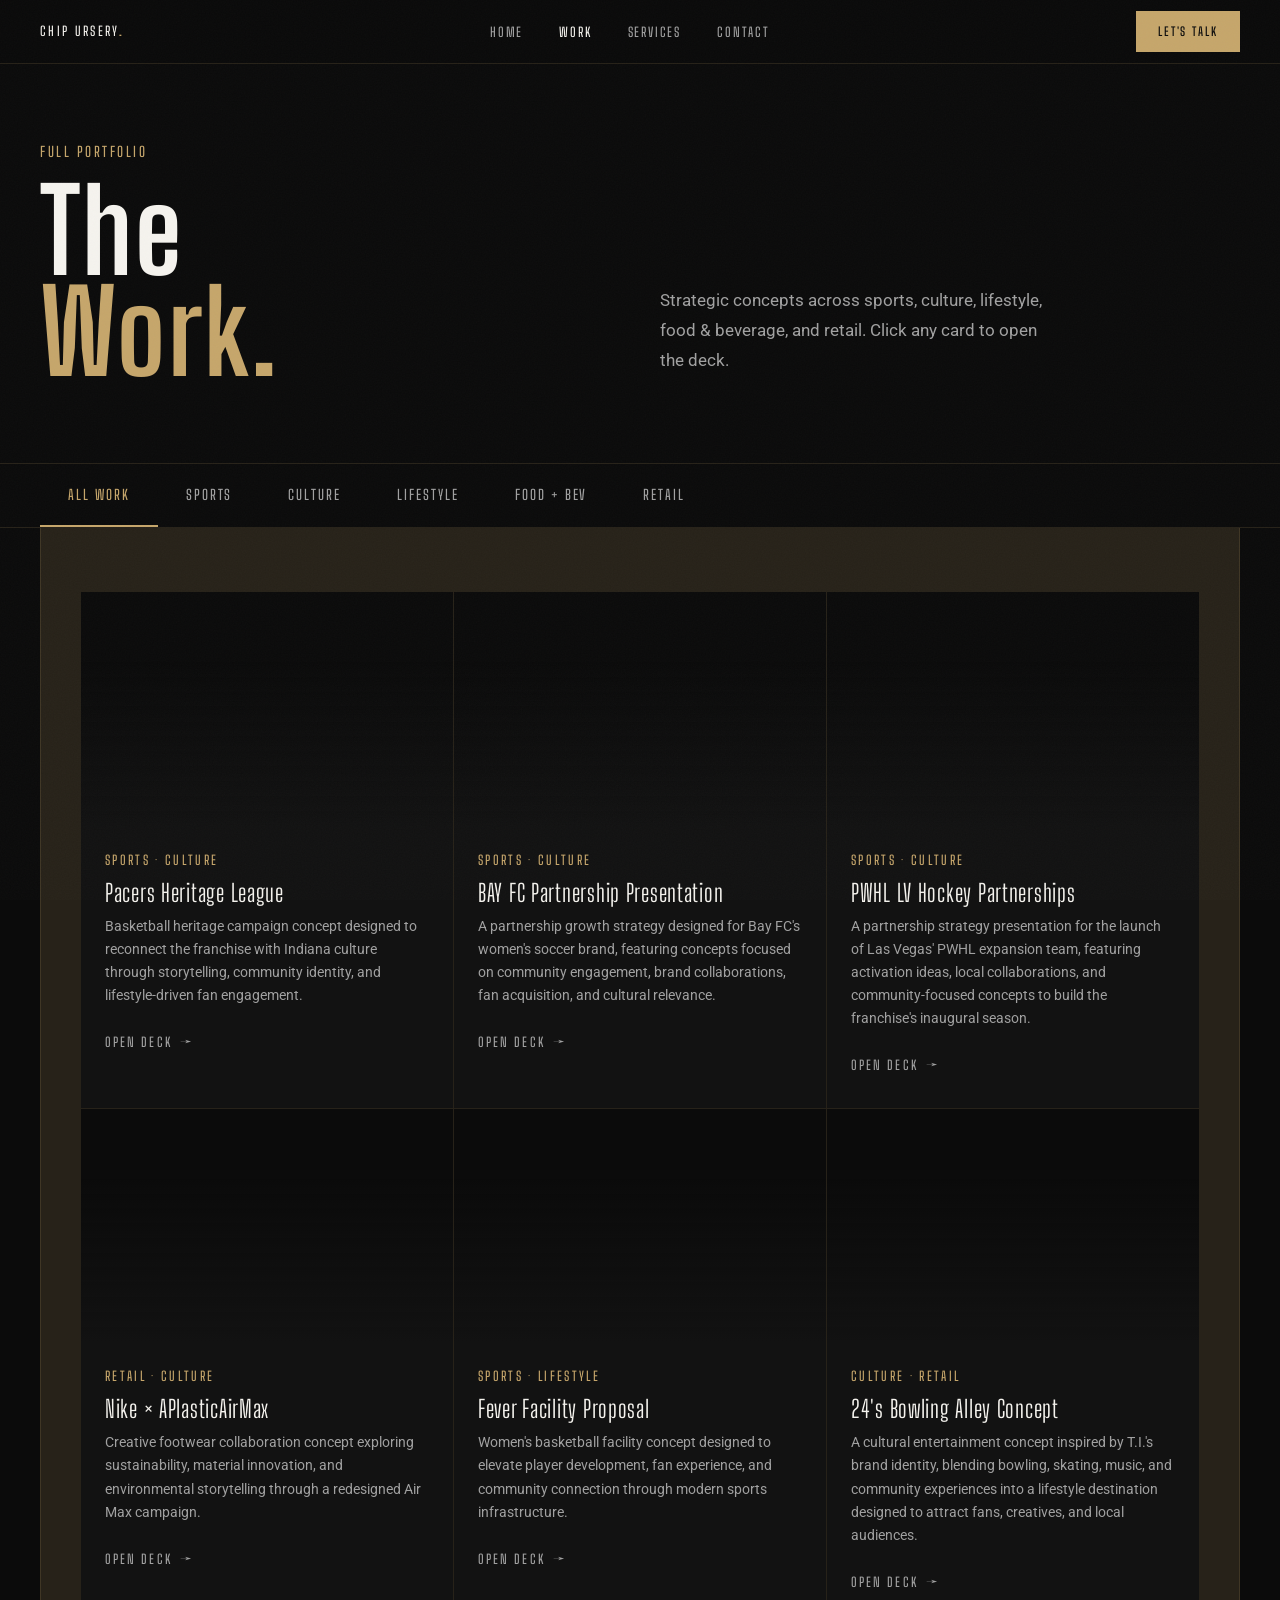
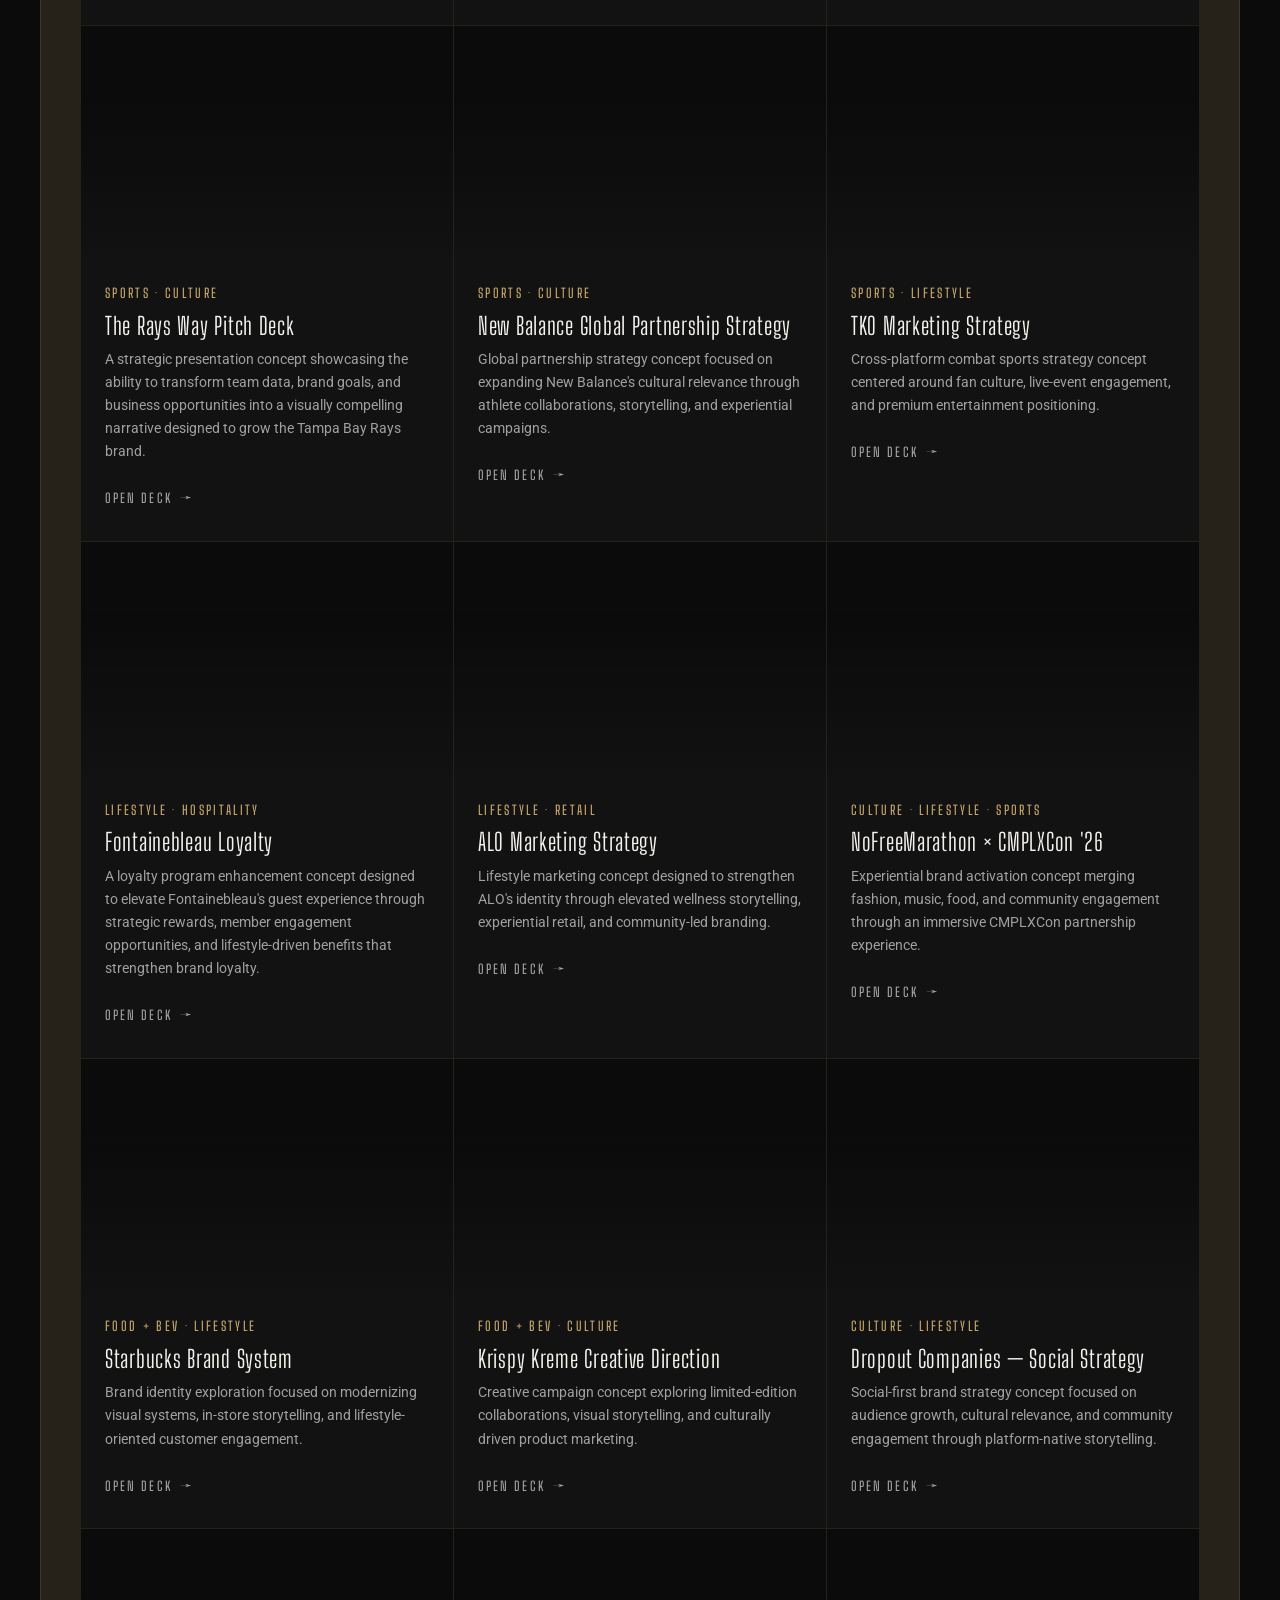
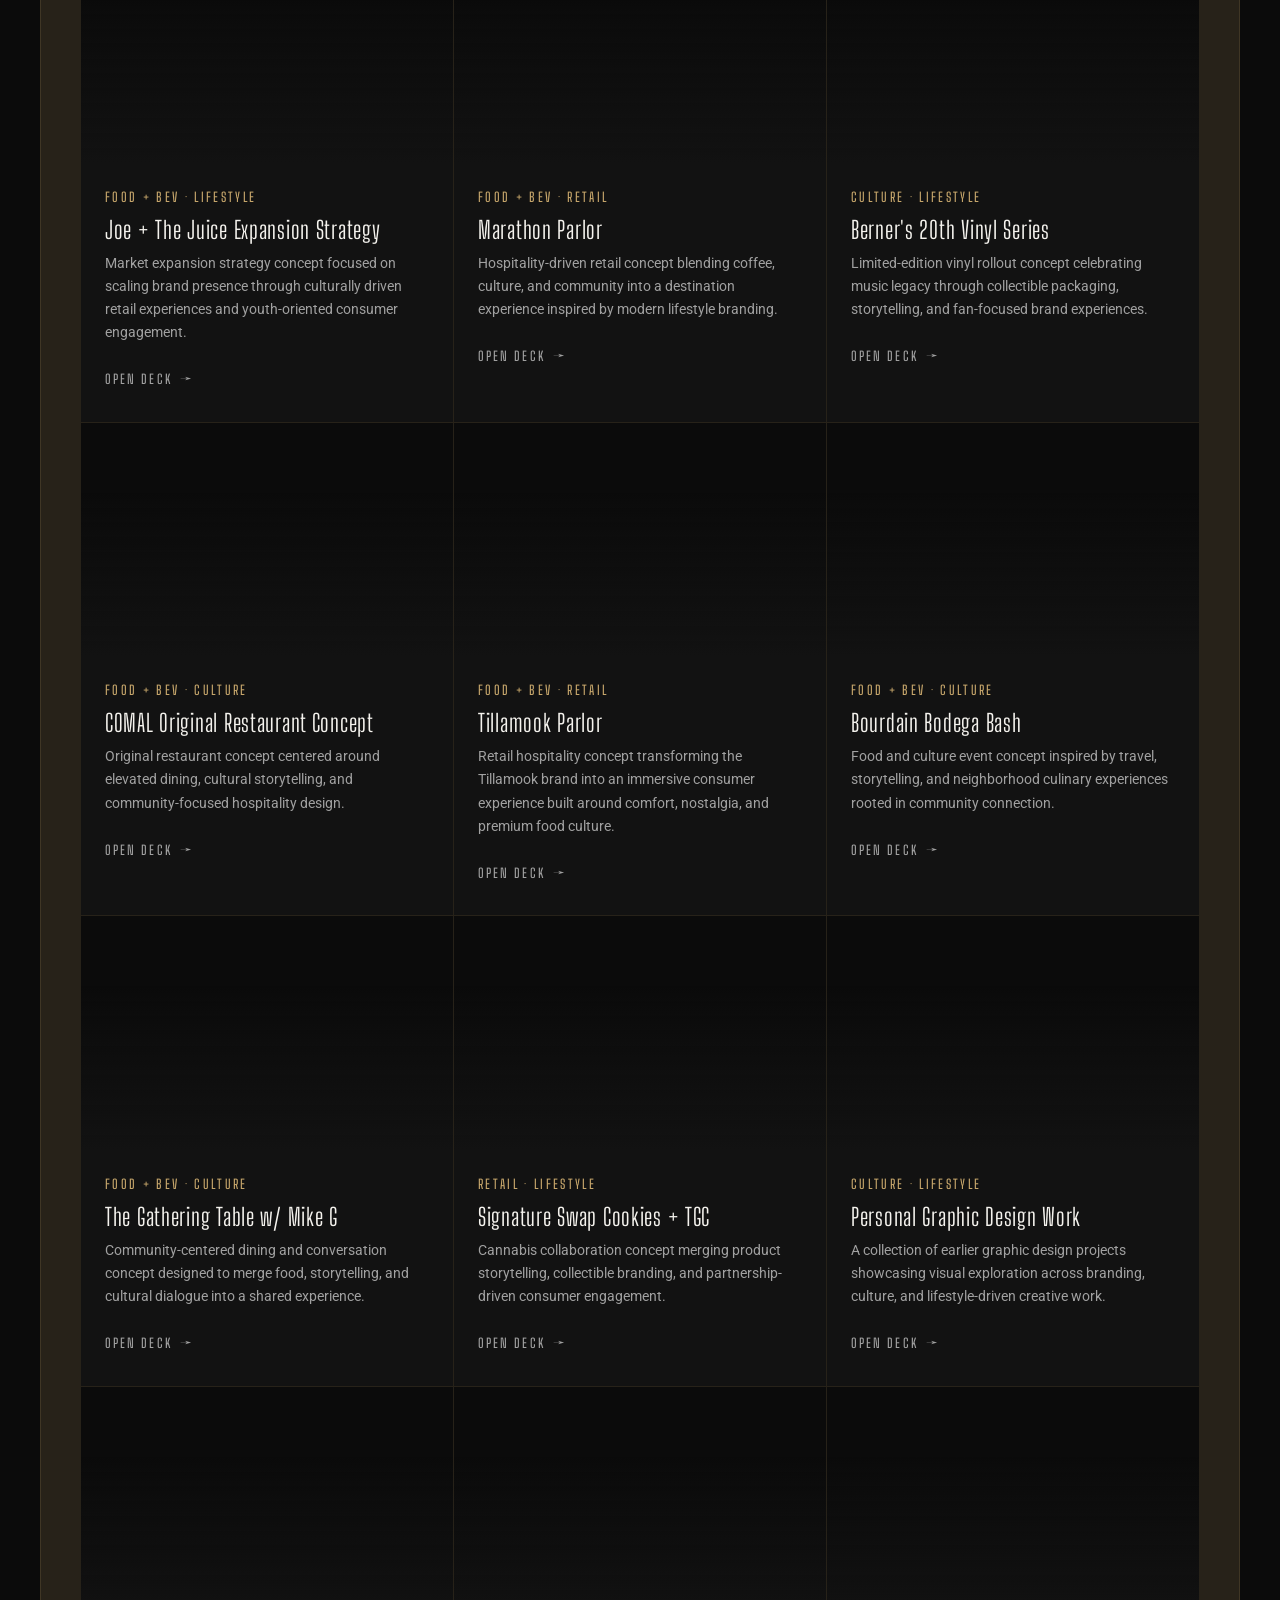
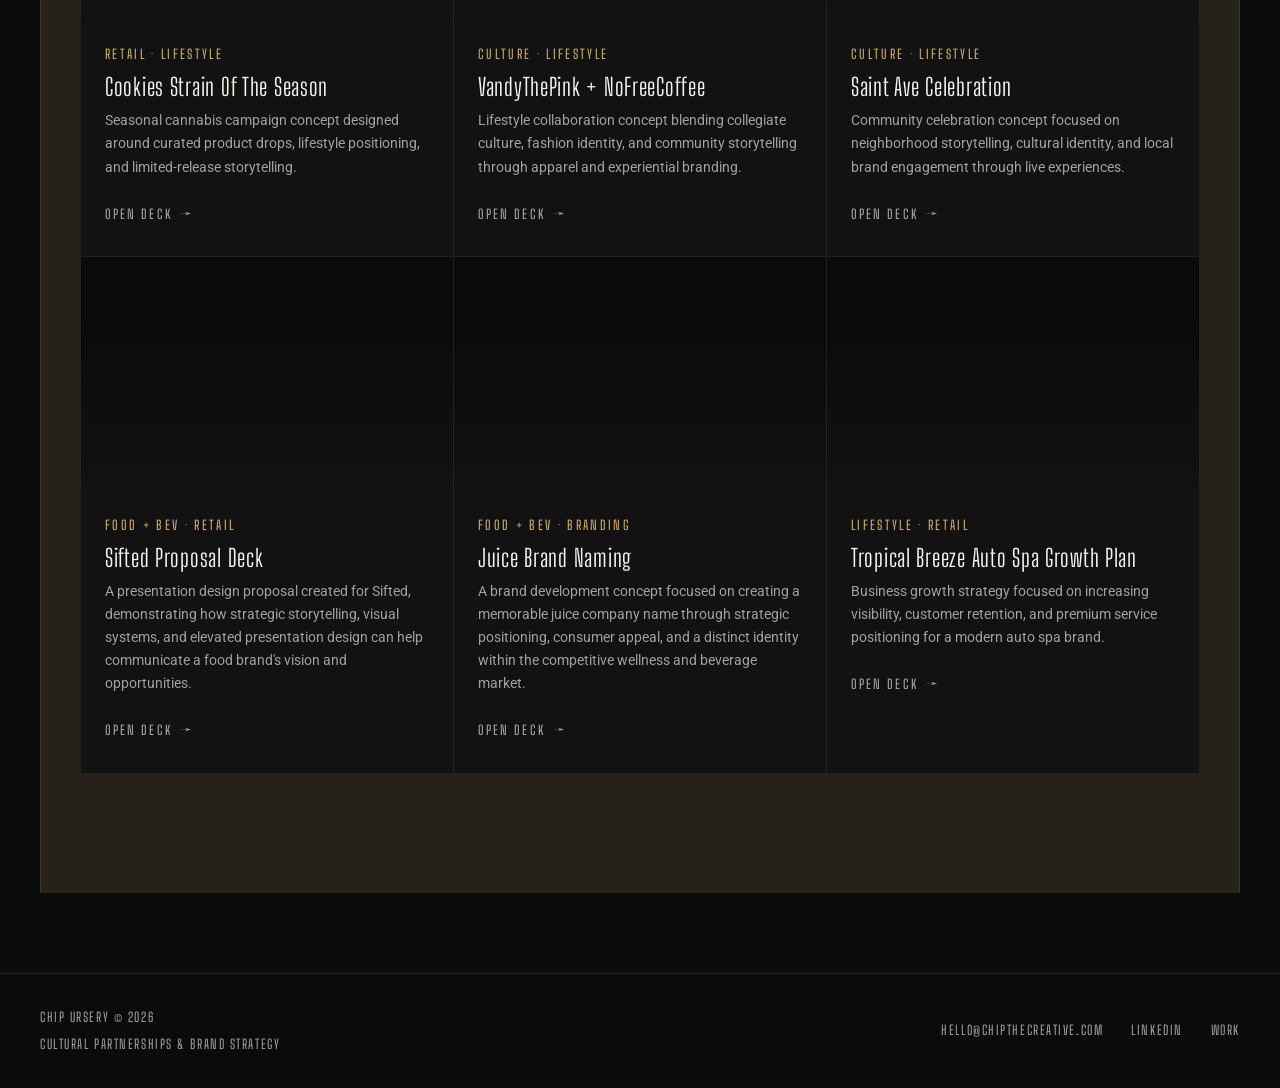
<file: work.html>
<!DOCTYPE html>
<html lang="en">
<head>
  <meta charset="UTF-8" />
  <meta name="viewport" content="width=device-width, initial-scale=1.0" />
  <title>Work — Chip Ursery</title>
  <link rel="preconnect" href="https://fonts.googleapis.com" />
  <link rel="preconnect" href="https://fonts.gstatic.com" crossorigin />
  <link href="https://fonts.googleapis.com/css2?family=Big+Shoulders+Display:wght@300;400;500;600;700;800;900&family=Big+Shoulders+Text:wght@300;400;500;600;700&family=Lato:ital,wght@0,100;0,300;0,400;1,100;1,300&family=Roboto:wght@300;400&display=swap" rel="stylesheet" />
  <style>
    *, *::before, *::after { box-sizing: border-box; margin: 0; padding: 0; }
    :root {
      --ink: #0B0B0B; --ink-2: #121212; --ink-3: #181818; --rule: rgba(198, 166, 107, 0.15); --rule-2: rgba(198, 166, 107, 0.25);
      --fog: #A1A1A1; --ash: #A1A1A1; --parchment: #F5F3EE; --white: #F5F3EE; --mark: #C6A66B;
      --ease:cubic-bezier(0.16,1,0.3,1);
    }
    html { scroll-behavior: smooth; }
    body { background:var(--ink); color:var(--parchment); font-family:'Roboto', sans-serif; font-weight:400; font-size:17px; line-height:1.75; overflow-x:hidden; -webkit-font-smoothing:antialiased; }
    body::after { content:''; position:fixed; inset:0; pointer-events:none; z-index:9000; opacity:0.028; background-image:url("data:image/svg+xml,%3Csvg xmlns='http://www.w3.org/2000/svg' width='300' height='300'%3E%3Cfilter id='g'%3E%3CfeTurbulence type='fractalNoise' baseFrequency='0.75' numOctaves='4' stitchTiles='stitch'/%3E%3C/filter%3E%3Crect width='300' height='300' filter='url(%23g)'/%3E%3C/svg%3E"); background-repeat:repeat; }

    /* NAV */
    .nav { position:fixed; top:0; left:0; right:0; z-index:500; height:64px; display:flex; align-items:center; justify-content:space-between; padding:0 40px; background:rgba(10,10,10,0.9); backdrop-filter:blur(20px); border-bottom:1px solid var(--rule); }
    .nav-logo { font-family:'Big Shoulders Text', sans-serif; font-size:13px; font-weight:500; letter-spacing:0.18em; text-transform:uppercase; color:var(--white); text-decoration:none; }
    .nav-logo .dot { color:var(--mark); }
    .nav-links { display:flex; align-items:center; gap:36px; list-style:none; }
    .nav-links a { font-family:'Big Shoulders Text', sans-serif; font-size:13px; font-weight:500; letter-spacing:0.14em; text-transform:uppercase; color:var(--fog); text-decoration:none; transition:color 0.2s; }
    .nav-links a:hover, .nav-links a.active { color:var(--white); }
    .nav-contact { font-family:'Big Shoulders Text', sans-serif; font-size:12px; font-weight:600; letter-spacing:0.16em; text-transform:uppercase; color:var(--ink); background:var(--mark); padding:10px 22px; text-decoration:none; transition:opacity 0.2s; }
    .nav-contact:hover { opacity:0.85; }
    .nav-burger { display:none; flex-direction:column; gap:5px; cursor:pointer; padding:4px; background:none; border:none; }
    .nav-burger span { display:block; width:22px; height:1px; background:var(--parchment); transition:transform 0.3s,opacity 0.3s; }
    .nav-burger.open span:nth-child(1) { transform:translateY(6px) rotate(45deg); }
    .nav-burger.open span:nth-child(2) { opacity:0; }
    .nav-burger.open span:nth-child(3) { transform:translateY(-6px) rotate(-45deg); }
    .nav-mobile { display:none; position:fixed; inset:0; top:64px; background:var(--ink-2); z-index:490; flex-direction:column; padding:60px 40px; }
    .nav-mobile.open { display:flex; }
    .nav-mobile a { font-family:'Big Shoulders Display', sans-serif; font-size:52px; letter-spacing:0.04em; color:var(--parchment); text-decoration:none; border-bottom:1px solid var(--rule); padding:20px 0; transition:color 0.2s; }
    .nav-mobile a:hover { color:var(--mark); }

    /* PAGE HEADER */
    .page-header {
      padding: 140px 40px 80px;
      border-bottom: 1px solid var(--rule);
      display: grid;
      grid-template-columns: 1fr 1fr;
      align-items: end;
      gap: 40px;
    }
    .page-label { font-family:'Big Shoulders Text', sans-serif; font-size:14px; font-weight:500; letter-spacing:0.18em; text-transform:uppercase; color:var(--mark); margin-bottom:16px; display:block; }
    .page-title { font-family:'Big Shoulders Display', sans-serif; font-size:clamp(64px,9vw,130px); line-height:0.88; color:var(--white); letter-spacing:0.02em; }
    .page-title em { color:var(--mark); font-style:normal; display:block; }
    .page-right { padding-bottom:8px; }
    .page-sub { font-size:17px; color:var(--ash); line-height:1.75; max-width:400px; }

    /* FILTER TABS */
    .filter-bar {
      display: flex;
      align-items: center;
      padding: 0 40px;
      border-bottom: 1px solid var(--rule);
      overflow-x: auto;
      scrollbar-width: none;
    }
    .filter-bar::-webkit-scrollbar { display:none; }
    .filter-btn {
      font-family:'Big Shoulders Text', sans-serif; font-size:14px; font-weight:500; letter-spacing:0.14em; text-transform:uppercase;
      color:var(--fog); background:none; border:none; padding:22px 28px; cursor:pointer;
      border-bottom:2px solid transparent; transition:color 0.2s,border-color 0.2s; white-space:nowrap;
    }
    .filter-btn:hover { color:var(--parchment); }
    .filter-btn.active { color:var(--mark); border-bottom-color:var(--mark); }

    /* DECK GRID */
    .deck-grid {
      padding: 64px 40px 120px;
      display: grid;
      grid-template-columns: repeat(3, 1fr);
      gap: 1px;
      background: var(--rule);
      border-left: 1px solid var(--rule);
      border-right: 1px solid var(--rule);
      margin: 0 40px;
    }
    .deck-card { background:var(--ink-2); cursor:pointer; position:relative; overflow:hidden; transition:background 0.3s var(--ease); }
    .deck-card:hover { background:var(--ink-3); }
    .deck-card.hidden { display:none; }
    .deck-thumb { width:100%; aspect-ratio:16/10; overflow:hidden; background:var(--ink); position:relative; }
    .deck-thumb iframe { width:100%; height:100%; border:none; pointer-events:none; transform:scale(1.02); transition:transform 0.5s var(--ease); }
    .deck-card:hover .deck-thumb iframe { transform:scale(1.06); }
    .deck-thumb-overlay { position:absolute; inset:0; background:linear-gradient(to bottom, transparent 30%, var(--ink-2) 100%); transition:opacity 0.3s; }
    .deck-card:hover .deck-thumb-overlay { opacity:0.7; }
    .deck-thumb-icon {
      position:absolute; top:50%; left:50%; transform:translate(-50%,-50%) scale(0.8);
      width:48px; height:48px; border:1px solid rgba(198,166,107,0.4); background:rgba(10,10,10,0.6);
      backdrop-filter:blur(8px); display:flex; align-items:center; justify-content:center;
      opacity:0; transition:opacity 0.3s,transform 0.3s var(--ease); font-size:18px; color:var(--mark);
    }
    .deck-card:hover .deck-thumb-icon { opacity:1; transform:translate(-50%,-50%) scale(1); }
    .deck-info { padding:24px 24px 28px; }
    .deck-cat { font-family:'Big Shoulders Text', sans-serif; font-size:13px; font-weight:500; letter-spacing:0.18em; text-transform:uppercase; color:var(--mark); margin-bottom:8px; }
    .deck-title { font-family:'Big Shoulders Display', sans-serif; font-size:24px; letter-spacing:0.03em; color:var(--white); line-height:1.05; margin-bottom:10px; }
    .deck-desc { font-size:14px; color:var(--fog); line-height:1.65; margin-bottom:20px; font-family:'Roboto', sans-serif; }
    .deck-open-btn { font-family:'Big Shoulders Text', sans-serif; font-size:13px; font-weight:500; letter-spacing:0.16em; text-transform:uppercase; color:var(--fog); display:inline-flex; align-items:center; gap:8px; transition:color 0.2s; }
    .deck-open-btn::after { content:'→'; transition:transform 0.2s; }
    .deck-card:hover .deck-open-btn { color:var(--mark); }
    .deck-card:hover .deck-open-btn::after { transform:translateX(4px); }

    /* MODAL */
    .modal { display:none; position:fixed; inset:0; z-index:800; background:rgba(5,5,5,0.95); backdrop-filter:blur(12px); align-items:center; justify-content:center; padding:24px; }
    .modal.open { display:flex; }
    .modal-box { background:var(--ink-2); border:1px solid var(--rule-2); width:100%; max-width:1000px; max-height:92vh; display:flex; flex-direction:column; }
    .modal-head { display:flex; justify-content:space-between; align-items:center; padding:18px 24px; border-bottom:1px solid var(--rule); flex-shrink:0; }
    .modal-head-title { font-family:'Big Shoulders Display', sans-serif; font-size:22px; letter-spacing:0.05em; color:var(--white); }
    .modal-head-actions { display:flex; align-items:center; gap:16px; }
    .modal-drive-link { font-family:'Big Shoulders Text', sans-serif; font-size:11px; font-weight:500; letter-spacing:0.16em; text-transform:uppercase; color:var(--fog); text-decoration:none; transition:color 0.2s; }
    .modal-drive-link:hover { color:var(--mark); }
    .modal-close-btn { font-family:'Big Shoulders Text', sans-serif; font-size:11px; letter-spacing:0.16em; text-transform:uppercase; background:none; border:1px solid var(--rule-2); color:var(--fog); padding:9px 16px; cursor:pointer; transition:color 0.2s,border-color 0.2s; }
    .modal-close-btn:hover { color:var(--white); border-color:var(--fog); }
    .modal-frame { flex:1; overflow:hidden; min-height:0; }
    .modal-frame iframe { width:100%; height:100%; min-height:540px; border:none; display:block; }

    /* FOOTER */
    .footer { border-top:1px solid var(--rule); padding:32px 40px; display:flex; justify-content:space-between; align-items:center; gap:24px; flex-wrap:wrap; margin-top:80px; }
    .footer p { font-family:'Big Shoulders Text', sans-serif; font-size:13px; letter-spacing:0.12em; text-transform:uppercase; color:var(--fog); }
    .footer-links { display:flex; gap:28px; }
    .footer-links a { font-family:'Big Shoulders Text', sans-serif; font-size:13px; letter-spacing:0.12em; text-transform:uppercase; color:var(--fog); text-decoration:none; transition:color 0.2s; }
    .footer-links a:hover { color:var(--white); }

    .reveal { opacity:0; transform:translateY(20px); transition:opacity 0.7s var(--ease),transform 0.7s var(--ease); }
    .reveal.visible { opacity:1; transform:none; }

    @media (max-width:900px) {
      .page-header { grid-template-columns:1fr; padding:120px 24px 60px; }
      .deck-grid { grid-template-columns:1fr 1fr; margin:0 24px; padding:40px 24px 80px; }
      .filter-bar { padding:0 24px; }
    }
    @media (max-width:600px) {
      .nav { padding:0 20px; height:60px; }
      .nav-links,.nav-contact { display:none; }
      .nav-burger { display:flex; }
      .deck-grid { grid-template-columns:1fr; margin:0; padding:32px 20px 80px; }
      .filter-bar { padding:0 20px; }
      .footer { padding:24px 20px; }
    }
  </style>
</head>
<body>

  <nav class="nav">
    <a href="index.html" class="nav-logo">Chip Ursery<span class="dot">.</span></a>
    <ul class="nav-links">
      <li><a href="index.html">Home</a></li>
      <li><a href="work.html" class="active">Work</a></li>
      <li><a href="services.html">Services</a></li>
      <li><a href="contact.html">Contact</a></li>
    </ul>
    <a href="contact.html" class="nav-contact">Let's Talk</a>
    <button class="nav-burger" id="burger"><span></span><span></span><span></span></button>
  </nav>
  <nav class="nav-mobile" id="mobileNav">
    <a href="index.html">Home</a>
    <a href="work.html">Work</a>
    <a href="services.html">Services</a>
    <a href="contact.html">Contact</a>
  </nav>

  <header class="page-header">
    <div>
      <span class="page-label">Full Portfolio</span>
      <h1 class="page-title">The<br><em>Work.</em></h1>
    </div>
    <div class="page-right">
      <p class="page-sub">Strategic concepts across sports, culture, lifestyle, food & beverage, and retail. Click any card to open the deck.</p>
    </div>
  </header>

  <div class="filter-bar" id="filterBar">
    <button class="filter-btn active" data-filter="all">All Work</button>
    <button class="filter-btn" data-filter="sports">Sports</button>
    <button class="filter-btn" data-filter="culture">Culture</button>
    <button class="filter-btn" data-filter="lifestyle">Lifestyle</button>
    <button class="filter-btn" data-filter="food">Food + Bev</button>
    <button class="filter-btn" data-filter="retail">Retail</button>
  </div>

  <div class="deck-grid" id="deckGrid">

    <!-- 01 Pacers Heritage League — Sports / Culture -->
    <div class="deck-card reveal" data-cat="sports culture" data-title="Pacers Heritage League" data-url="https://drive.google.com/file/d/1mqbBJTal_jGdXRYq6RciRVB2C4Pm1ZpH/preview" data-drive="https://drive.google.com/file/d/1mqbBJTal_jGdXRYq6RciRVB2C4Pm1ZpH/view">
      <div class="deck-thumb">
        <iframe src="https://drive.google.com/file/d/1mqbBJTal_jGdXRYq6RciRVB2C4Pm1ZpH/preview" loading="lazy" title="Pacers Heritage League"></iframe>
        <div class="deck-thumb-overlay"></div><div class="deck-thumb-icon">↗</div>
      </div>
      <div class="deck-info">
        <div class="deck-cat">Sports · Culture</div>
        <div class="deck-title">Pacers Heritage League</div>
        <p class="deck-desc">Basketball heritage campaign concept designed to reconnect the franchise with Indiana culture through storytelling, community identity, and lifestyle-driven fan engagement.</p>
        <span class="deck-open-btn">Open Deck</span>
      </div>
    </div>

    <!-- 02 BAY FC Partnership Presentation — Sports / Culture -->
    <div class="deck-card reveal" data-cat="sports culture" data-title="BAY FC Partnership Presentation" data-url="https://drive.google.com/file/d/1vUCUgxPjtOqeJmaMZp29fqjAuRvYloN6/preview" data-drive="https://drive.google.com/file/d/1vUCUgxPjtOqeJmaMZp29fqjAuRvYloN6/view?usp=drive_link">
      <div class="deck-thumb">
        <iframe src="https://drive.google.com/file/d/1vUCUgxPjtOqeJmaMZp29fqjAuRvYloN6/preview" loading="lazy" title="BAY FC Partnership Presentation"></iframe>
        <div class="deck-thumb-overlay"></div><div class="deck-thumb-icon">↗</div>
      </div>
      <div class="deck-info">
        <div class="deck-cat">Sports · Culture</div>
        <div class="deck-title">BAY FC Partnership Presentation</div>
        <p class="deck-desc">A partnership growth strategy designed for Bay FC's women's soccer brand, featuring concepts focused on community engagement, brand collaborations, fan acquisition, and cultural relevance.</p>
        <span class="deck-open-btn">Open Deck</span>
      </div>
    </div>

    <!-- 03 PWHL LV Hockey Partnerships — Sports / Culture -->
    <div class="deck-card reveal" data-cat="sports culture" data-title="PWHL LV Hockey Partnerships" data-url="https://drive.google.com/file/d/1aAX4wITUXpKqLvvB27GjaDGh9gTMX-RH/preview" data-drive="https://drive.google.com/file/d/1aAX4wITUXpKqLvvB27GjaDGh9gTMX-RH/view?usp=drive_link">
      <div class="deck-thumb">
        <iframe src="https://drive.google.com/file/d/1aAX4wITUXpKqLvvB27GjaDGh9gTMX-RH/preview" loading="lazy" title="PWHL LV Hockey Partnerships"></iframe>
        <div class="deck-thumb-overlay"></div><div class="deck-thumb-icon">↗</div>
      </div>
      <div class="deck-info">
        <div class="deck-cat">Sports · Culture</div>
        <div class="deck-title">PWHL LV Hockey Partnerships</div>
        <p class="deck-desc">A partnership strategy presentation for the launch of Las Vegas' PWHL expansion team, featuring activation ideas, local collaborations, and community-focused concepts to build the franchise's inaugural season.</p>
        <span class="deck-open-btn">Open Deck</span>
      </div>
    </div>

    <!-- 04 Nike x APlasticAirMax — Retail / Culture -->
    <div class="deck-card reveal" data-cat="retail culture" data-title="Nike × APlasticAirMax" data-url="https://drive.google.com/file/d/1ysE979HebH73UEo8duCPwOLWmY0bT0Jk/preview" data-drive="https://drive.google.com/file/d/1ysE979HebH73UEo8duCPwOLWmY0bT0Jk/view">
      <div class="deck-thumb">
        <iframe src="https://drive.google.com/file/d/1ysE979HebH73UEo8duCPwOLWmY0bT0Jk/preview" loading="lazy" title="Nike x APlasticAirMax"></iframe>
        <div class="deck-thumb-overlay"></div><div class="deck-thumb-icon">↗</div>
      </div>
      <div class="deck-info">
        <div class="deck-cat">Retail · Culture</div>
        <div class="deck-title">Nike × APlasticAirMax</div>
        <p class="deck-desc">Creative footwear collaboration concept exploring sustainability, material innovation, and environmental storytelling through a redesigned Air Max campaign.</p>
        <span class="deck-open-btn">Open Deck</span>
      </div>
    </div>

    <!-- 05 Fever Facility Proposal — Sports / Lifestyle -->
    <div class="deck-card reveal" data-cat="sports lifestyle" data-title="Fever Facility Proposal" data-url="https://drive.google.com/file/d/1XIhYj6fjI5BZaBfor7r53c08qPaJ6xNy/preview" data-drive="https://drive.google.com/file/d/1XIhYj6fjI5BZaBfor7r53c08qPaJ6xNy/view?usp=drive_link">
      <div class="deck-thumb">
        <iframe src="https://drive.google.com/file/d/1XIhYj6fjI5BZaBfor7r53c08qPaJ6xNy/preview" loading="lazy" title="Fever Facility Proposal"></iframe>
        <div class="deck-thumb-overlay"></div><div class="deck-thumb-icon">↗</div>
      </div>
      <div class="deck-info">
        <div class="deck-cat">Sports · Lifestyle</div>
        <div class="deck-title">Fever Facility Proposal</div>
        <p class="deck-desc">Women's basketball facility concept designed to elevate player development, fan experience, and community connection through modern sports infrastructure.</p>
        <span class="deck-open-btn">Open Deck</span>
      </div>
    </div>

    <!-- 06 24's Bowling Alley Concept — Culture / Retail -->
    <div class="deck-card reveal" data-cat="culture retail" data-title="24's Bowling Alley Concept" data-url="https://drive.google.com/file/d/1VXiFH_-mgEHOLAuAjeg9Qgqa9Ndk4-Rs/preview" data-drive="https://drive.google.com/file/d/1VXiFH_-mgEHOLAuAjeg9Qgqa9Ndk4-Rs/view?usp=sharing">
      <div class="deck-thumb">
        <iframe src="https://drive.google.com/file/d/1VXiFH_-mgEHOLAuAjeg9Qgqa9Ndk4-Rs/preview" loading="lazy" title="24's Bowling Alley Concept"></iframe>
        <div class="deck-thumb-overlay"></div><div class="deck-thumb-icon">↗</div>
      </div>
      <div class="deck-info">
        <div class="deck-cat">Culture · Retail</div>
        <div class="deck-title">24's Bowling Alley Concept</div>
        <p class="deck-desc">A cultural entertainment concept inspired by T.I.'s brand identity, blending bowling, skating, music, and community experiences into a lifestyle destination designed to attract fans, creatives, and local audiences.</p>
        <span class="deck-open-btn">Open Deck</span>
      </div>
    </div>

    <!-- 07 The Rays Way Pitch Deck — Sports / Culture -->
    <div class="deck-card reveal" data-cat="sports culture" data-title="The Rays Way Pitch Deck" data-url="https://drive.google.com/file/d/1PML3ZvUprmx3jSSApuzYC6WBOb3kbz-e/preview" data-drive="https://drive.google.com/file/d/1PML3ZvUprmx3jSSApuzYC6WBOb3kbz-e/view?usp=drive_link">
      <div class="deck-thumb">
        <iframe src="https://drive.google.com/file/d/1PML3ZvUprmx3jSSApuzYC6WBOb3kbz-e/preview" loading="lazy" title="The Rays Way Pitch Deck"></iframe>
        <div class="deck-thumb-overlay"></div><div class="deck-thumb-icon">↗</div>
      </div>
      <div class="deck-info">
        <div class="deck-cat">Sports · Culture</div>
        <div class="deck-title">The Rays Way Pitch Deck</div>
        <p class="deck-desc">A strategic presentation concept showcasing the ability to transform team data, brand goals, and business opportunities into a visually compelling narrative designed to grow the Tampa Bay Rays brand.</p>
        <span class="deck-open-btn">Open Deck</span>
      </div>
    </div>

    <!-- 08 New Balance Global Partnership Strategy — Sports / Culture -->
    <div class="deck-card reveal" data-cat="sports culture" data-title="New Balance Global Partnership Strategy" data-url="https://drive.google.com/file/d/1gukmjW1mDTCkC5gO8t8fXooTlqHEc69z/preview" data-drive="https://drive.google.com/file/d/1gukmjW1mDTCkC5gO8t8fXooTlqHEc69z/view">
      <div class="deck-thumb">
        <iframe src="https://drive.google.com/file/d/1gukmjW1mDTCkC5gO8t8fXooTlqHEc69z/preview" loading="lazy" title="New Balance Global Partnership Strategy"></iframe>
        <div class="deck-thumb-overlay"></div><div class="deck-thumb-icon">↗</div>
      </div>
      <div class="deck-info">
        <div class="deck-cat">Sports · Culture</div>
        <div class="deck-title">New Balance Global Partnership Strategy</div>
        <p class="deck-desc">Global partnership strategy concept focused on expanding New Balance's cultural relevance through athlete collaborations, storytelling, and experiential campaigns.</p>
        <span class="deck-open-btn">Open Deck</span>
      </div>
    </div>

    <!-- 09 TKO Marketing Strategy — Sports / Lifestyle -->
    <div class="deck-card reveal" data-cat="sports lifestyle" data-title="TKO Marketing Strategy" data-url="https://drive.google.com/file/d/1-_7iHMF8_PQELfiRIcevgMTAsRC_Ux6O/preview" data-drive="https://drive.google.com/file/d/1-_7iHMF8_PQELfiRIcevgMTAsRC_Ux6O/view">
      <div class="deck-thumb">
        <iframe src="https://drive.google.com/file/d/1-_7iHMF8_PQELfiRIcevgMTAsRC_Ux6O/preview" loading="lazy" title="TKO Marketing Strategy"></iframe>
        <div class="deck-thumb-overlay"></div><div class="deck-thumb-icon">↗</div>
      </div>
      <div class="deck-info">
        <div class="deck-cat">Sports · Lifestyle</div>
        <div class="deck-title">TKO Marketing Strategy</div>
        <p class="deck-desc">Cross-platform combat sports strategy concept centered around fan culture, live-event engagement, and premium entertainment positioning.</p>
        <span class="deck-open-btn">Open Deck</span>
      </div>
    </div>

    <!-- 10 Fontainebleau Loyalty — Lifestyle / Hospitality -->
    <div class="deck-card reveal" data-cat="lifestyle retail" data-title="Fontainebleau Loyalty" data-url="https://drive.google.com/file/d/1vlVjdo-WYh6cCjD8xSboz8w3ChtExoGG/preview" data-drive="https://drive.google.com/file/d/1vlVjdo-WYh6cCjD8xSboz8w3ChtExoGG/view?usp=sharing">
      <div class="deck-thumb">
        <iframe src="https://drive.google.com/file/d/1vlVjdo-WYh6cCjD8xSboz8w3ChtExoGG/preview" loading="lazy" title="Fontainebleau Loyalty"></iframe>
        <div class="deck-thumb-overlay"></div><div class="deck-thumb-icon">↗</div>
      </div>
      <div class="deck-info">
        <div class="deck-cat">Lifestyle · Hospitality</div>
        <div class="deck-title">Fontainebleau Loyalty</div>
        <p class="deck-desc">A loyalty program enhancement concept designed to elevate Fontainebleau's guest experience through strategic rewards, member engagement opportunities, and lifestyle-driven benefits that strengthen brand loyalty.</p>
        <span class="deck-open-btn">Open Deck</span>
      </div>
    </div>

    <!-- 11 ALO Marketing Strategy — Lifestyle / Retail -->
    <div class="deck-card reveal" data-cat="lifestyle retail" data-title="ALO Marketing Strategy" data-url="https://drive.google.com/file/d/1BnWvqWU5uVJ1HIt-jx75W_QPKSHuF2QI/preview" data-drive="https://drive.google.com/file/d/1BnWvqWU5uVJ1HIt-jx75W_QPKSHuF2QI/view">
      <div class="deck-thumb">
        <iframe src="https://drive.google.com/file/d/1BnWvqWU5uVJ1HIt-jx75W_QPKSHuF2QI/preview" loading="lazy" title="ALO Marketing Strategy"></iframe>
        <div class="deck-thumb-overlay"></div><div class="deck-thumb-icon">↗</div>
      </div>
      <div class="deck-info">
        <div class="deck-cat">Lifestyle · Retail</div>
        <div class="deck-title">ALO Marketing Strategy</div>
        <p class="deck-desc">Lifestyle marketing concept designed to strengthen ALO's identity through elevated wellness storytelling, experiential retail, and community-led branding.</p>
        <span class="deck-open-btn">Open Deck</span>
      </div>
    </div>

    <!-- 12 NoFreeMarathon x CMPLXCon '26 — Culture / Lifestyle / Sports -->
    <div class="deck-card reveal" data-cat="culture lifestyle sports" data-title="NoFreeMarathon × CMPLXCon '26" data-url="https://drive.google.com/file/d/12BOZXNzg_D0mn3xBvlw6yamErRGByHef/preview" data-drive="https://drive.google.com/file/d/12BOZXNzg_D0mn3xBvlw6yamErRGByHef/view">
      <div class="deck-thumb">
        <iframe src="https://drive.google.com/file/d/12BOZXNzg_D0mn3xBvlw6yamErRGByHef/preview" loading="lazy" title="NoFreeMarathon x CMPLXCon '26"></iframe>
        <div class="deck-thumb-overlay"></div><div class="deck-thumb-icon">↗</div>
      </div>
      <div class="deck-info">
        <div class="deck-cat">Culture · Lifestyle · Sports</div>
        <div class="deck-title">NoFreeMarathon × CMPLXCon '26</div>
        <p class="deck-desc">Experiential brand activation concept merging fashion, music, food, and community engagement through an immersive CMPLXCon partnership experience.</p>
        <span class="deck-open-btn">Open Deck</span>
      </div>
    </div>

    <!-- 13 Starbucks Brand System — Food + Bev / Lifestyle -->
    <div class="deck-card reveal" data-cat="food lifestyle" data-title="Starbucks Brand System" data-url="https://drive.google.com/file/d/1Q4u2lz1L3iC9fnZHm9a-qMoah1V-lGZ7/preview" data-drive="https://drive.google.com/file/d/1Q4u2lz1L3iC9fnZHm9a-qMoah1V-lGZ7/view">
      <div class="deck-thumb">
        <iframe src="https://drive.google.com/file/d/1Q4u2lz1L3iC9fnZHm9a-qMoah1V-lGZ7/preview" loading="lazy" title="Starbucks Brand System"></iframe>
        <div class="deck-thumb-overlay"></div><div class="deck-thumb-icon">↗</div>
      </div>
      <div class="deck-info">
        <div class="deck-cat">Food + Bev · Lifestyle</div>
        <div class="deck-title">Starbucks Brand System</div>
        <p class="deck-desc">Brand identity exploration focused on modernizing visual systems, in-store storytelling, and lifestyle-oriented customer engagement.</p>
        <span class="deck-open-btn">Open Deck</span>
      </div>
    </div>

    <!-- 14 Krispy Kreme Creative Direction — Food + Bev / Culture -->
    <div class="deck-card reveal" data-cat="food culture" data-title="Krispy Kreme Creative Direction" data-url="https://drive.google.com/file/d/1Exv01KWipG0IzxPFIuhuF2ojrHnHMh8f/preview" data-drive="https://drive.google.com/file/d/1Exv01KWipG0IzxPFIuhuF2ojrHnHMh8f/view">
      <div class="deck-thumb">
        <iframe src="https://drive.google.com/file/d/1Exv01KWipG0IzxPFIuhuF2ojrHnHMh8f/preview" loading="lazy" title="Krispy Kreme Creative Direction"></iframe>
        <div class="deck-thumb-overlay"></div><div class="deck-thumb-icon">↗</div>
      </div>
      <div class="deck-info">
        <div class="deck-cat">Food + Bev · Culture</div>
        <div class="deck-title">Krispy Kreme Creative Direction</div>
        <p class="deck-desc">Creative campaign concept exploring limited-edition collaborations, visual storytelling, and culturally driven product marketing.</p>
        <span class="deck-open-btn">Open Deck</span>
      </div>
    </div>

    <!-- 15 Dropout Companies — Culture / Lifestyle -->
    <div class="deck-card reveal" data-cat="culture lifestyle" data-title="Dropout Companies — Social Strategy" data-url="https://drive.google.com/file/d/1CaDJ-DKQm3W16ehuLDQzyYY67g_G2ghF/preview" data-drive="https://drive.google.com/file/d/1CaDJ-DKQm3W16ehuLDQzyYY67g_G2ghF/view">
      <div class="deck-thumb">
        <iframe src="https://drive.google.com/file/d/1CaDJ-DKQm3W16ehuLDQzyYY67g_G2ghF/preview" loading="lazy" title="Dropout Companies Social Strategy"></iframe>
        <div class="deck-thumb-overlay"></div><div class="deck-thumb-icon">↗</div>
      </div>
      <div class="deck-info">
        <div class="deck-cat">Culture · Lifestyle</div>
        <div class="deck-title">Dropout Companies — Social Strategy</div>
        <p class="deck-desc">Social-first brand strategy concept focused on audience growth, cultural relevance, and community engagement through platform-native storytelling.</p>
        <span class="deck-open-btn">Open Deck</span>
      </div>
    </div>

    <!-- 16 Joe + The Juice Expansion Strategy — Food + Bev / Lifestyle -->
    <div class="deck-card reveal" data-cat="food lifestyle" data-title="Joe + The Juice Expansion Strategy" data-url="https://drive.google.com/file/d/195vtl-Hcnf0sgZFFLgQfruugOIzMJFYE/preview" data-drive="https://drive.google.com/file/d/195vtl-Hcnf0sgZFFLgQfruugOIzMJFYE/view">
      <div class="deck-thumb">
        <iframe src="https://drive.google.com/file/d/195vtl-Hcnf0sgZFFLgQfruugOIzMJFYE/preview" loading="lazy" title="Joe + The Juice Expansion Strategy"></iframe>
        <div class="deck-thumb-overlay"></div><div class="deck-thumb-icon">↗</div>
      </div>
      <div class="deck-info">
        <div class="deck-cat">Food + Bev · Lifestyle</div>
        <div class="deck-title">Joe + The Juice Expansion Strategy</div>
        <p class="deck-desc">Market expansion strategy concept focused on scaling brand presence through culturally driven retail experiences and youth-oriented consumer engagement.</p>
        <span class="deck-open-btn">Open Deck</span>
      </div>
    </div>

    <!-- 17 Marathon Parlor — Food + Bev / Retail -->
    <div class="deck-card reveal" data-cat="food retail" data-title="Marathon Parlor" data-url="https://drive.google.com/file/d/1Bkmwz5k3h7twcRsKKhwRNeRx0VlCZiK7/preview" data-drive="https://drive.google.com/file/d/1Bkmwz5k3h7twcRsKKhwRNeRx0VlCZiK7/view">
      <div class="deck-thumb">
        <iframe src="https://drive.google.com/file/d/1Bkmwz5k3h7twcRsKKhwRNeRx0VlCZiK7/preview" loading="lazy" title="Marathon Parlor"></iframe>
        <div class="deck-thumb-overlay"></div><div class="deck-thumb-icon">↗</div>
      </div>
      <div class="deck-info">
        <div class="deck-cat">Food + Bev · Retail</div>
        <div class="deck-title">Marathon Parlor</div>
        <p class="deck-desc">Hospitality-driven retail concept blending coffee, culture, and community into a destination experience inspired by modern lifestyle branding.</p>
        <span class="deck-open-btn">Open Deck</span>
      </div>
    </div>

    <!-- 18 Berner's 20th Vinyl Series — Culture / Lifestyle -->
    <div class="deck-card reveal" data-cat="culture lifestyle" data-title="Berner's 20th Vinyl Series" data-url="https://drive.google.com/file/d/1SfRjbObY160SjVTougwpH4cdzSdJextX/preview" data-drive="https://drive.google.com/file/d/1SfRjbObY160SjVTougwpH4cdzSdJextX/view">
      <div class="deck-thumb">
        <iframe src="https://drive.google.com/file/d/1SfRjbObY160SjVTougwpH4cdzSdJextX/preview" loading="lazy" title="Berner's 20th Vinyl Series"></iframe>
        <div class="deck-thumb-overlay"></div><div class="deck-thumb-icon">↗</div>
      </div>
      <div class="deck-info">
        <div class="deck-cat">Culture · Lifestyle</div>
        <div class="deck-title">Berner's 20th Vinyl Series</div>
        <p class="deck-desc">Limited-edition vinyl rollout concept celebrating music legacy through collectible packaging, storytelling, and fan-focused brand experiences.</p>
        <span class="deck-open-btn">Open Deck</span>
      </div>
    </div>

    <!-- 19 COMAL Original Restaurant Concept — Food + Bev / Culture -->
    <div class="deck-card reveal" data-cat="food culture" data-title="COMAL Original Restaurant Concept" data-url="https://drive.google.com/file/d/1UD3XbEOktFadcEtirJIQrisoZuo3sbOL/preview" data-drive="https://drive.google.com/file/d/1UD3XbEOktFadcEtirJIQrisoZuo3sbOL/view">
      <div class="deck-thumb">
        <iframe src="https://drive.google.com/file/d/1UD3XbEOktFadcEtirJIQrisoZuo3sbOL/preview" loading="lazy" title="COMAL Original Restaurant Concept"></iframe>
        <div class="deck-thumb-overlay"></div><div class="deck-thumb-icon">↗</div>
      </div>
      <div class="deck-info">
        <div class="deck-cat">Food + Bev · Culture</div>
        <div class="deck-title">COMAL Original Restaurant Concept</div>
        <p class="deck-desc">Original restaurant concept centered around elevated dining, cultural storytelling, and community-focused hospitality design.</p>
        <span class="deck-open-btn">Open Deck</span>
      </div>
    </div>

    <!-- 20 Tillamook Parlor — Food + Bev / Retail -->
    <div class="deck-card reveal" data-cat="food retail" data-title="Tillamook Parlor" data-url="https://drive.google.com/file/d/18WgXT_fzKkAaAqPLoMTT3YsHKjzFYyal/preview" data-drive="https://drive.google.com/file/d/18WgXT_fzKkAaAqPLoMTT3YsHKjzFYyal/view">
      <div class="deck-thumb">
        <iframe src="https://drive.google.com/file/d/18WgXT_fzKkAaAqPLoMTT3YsHKjzFYyal/preview" loading="lazy" title="Tillamook Parlor"></iframe>
        <div class="deck-thumb-overlay"></div><div class="deck-thumb-icon">↗</div>
      </div>
      <div class="deck-info">
        <div class="deck-cat">Food + Bev · Retail</div>
        <div class="deck-title">Tillamook Parlor</div>
        <p class="deck-desc">Retail hospitality concept transforming the Tillamook brand into an immersive consumer experience built around comfort, nostalgia, and premium food culture.</p>
        <span class="deck-open-btn">Open Deck</span>
      </div>
    </div>

    <!-- 21 Bourdain Bodega Bash — Food + Bev / Culture -->
    <div class="deck-card reveal" data-cat="food culture" data-title="Bourdain Bodega Bash" data-url="https://drive.google.com/file/d/1Cc6v_83iklTAl_n2SdTb1Z67_IgUUUqz/preview" data-drive="https://drive.google.com/file/d/1Cc6v_83iklTAl_n2SdTb1Z67_IgUUUqz/view">
      <div class="deck-thumb">
        <iframe src="https://drive.google.com/file/d/1Cc6v_83iklTAl_n2SdTb1Z67_IgUUUqz/preview" loading="lazy" title="Bourdain Bodega Bash"></iframe>
        <div class="deck-thumb-overlay"></div><div class="deck-thumb-icon">↗</div>
      </div>
      <div class="deck-info">
        <div class="deck-cat">Food + Bev · Culture</div>
        <div class="deck-title">Bourdain Bodega Bash</div>
        <p class="deck-desc">Food and culture event concept inspired by travel, storytelling, and neighborhood culinary experiences rooted in community connection.</p>
        <span class="deck-open-btn">Open Deck</span>
      </div>
    </div>

    <!-- 22 The Gathering Table w/ Mike G — Food + Bev / Culture -->
    <div class="deck-card reveal" data-cat="food culture" data-title="The Gathering Table w/ Mike G" data-url="https://drive.google.com/file/d/17qxwbJ-337j8nLJeVB5xV7fi_gguiR8p/preview" data-drive="https://drive.google.com/file/d/17qxwbJ-337j8nLJeVB5xV7fi_gguiR8p/view">
      <div class="deck-thumb">
        <iframe src="https://drive.google.com/file/d/17qxwbJ-337j8nLJeVB5xV7fi_gguiR8p/preview" loading="lazy" title="The Gathering Table w/ Mike G"></iframe>
        <div class="deck-thumb-overlay"></div><div class="deck-thumb-icon">↗</div>
      </div>
      <div class="deck-info">
        <div class="deck-cat">Food + Bev · Culture</div>
        <div class="deck-title">The Gathering Table w/ Mike G</div>
        <p class="deck-desc">Community-centered dining and conversation concept designed to merge food, storytelling, and cultural dialogue into a shared experience.</p>
        <span class="deck-open-btn">Open Deck</span>
      </div>
    </div>

    <!-- 23 Signature Swap Cookies + TGC — Retail / Lifestyle -->
    <div class="deck-card reveal" data-cat="retail lifestyle" data-title="Signature Swap Cookies + TGC" data-url="https://drive.google.com/file/d/1GnMzt6c6U_HQoT01Qha4X70c1tGtgKZP/preview" data-drive="https://drive.google.com/file/d/1GnMzt6c6U_HQoT01Qha4X70c1tGtgKZP/view">
      <div class="deck-thumb">
        <iframe src="https://drive.google.com/file/d/1GnMzt6c6U_HQoT01Qha4X70c1tGtgKZP/preview" loading="lazy" title="Signature Swap Cookies + TGC"></iframe>
        <div class="deck-thumb-overlay"></div><div class="deck-thumb-icon">↗</div>
      </div>
      <div class="deck-info">
        <div class="deck-cat">Retail · Lifestyle</div>
        <div class="deck-title">Signature Swap Cookies + TGC</div>
        <p class="deck-desc">Cannabis collaboration concept merging product storytelling, collectible branding, and partnership-driven consumer engagement.</p>
        <span class="deck-open-btn">Open Deck</span>
      </div>
    </div>

    <!-- 24 Personal Graphic Design Work — Culture / Lifestyle -->
    <div class="deck-card reveal" data-cat="culture lifestyle" data-title="Personal Graphic Design Work" data-url="https://drive.google.com/file/d/1aETkDQJ4GhnBWEWpGVL45kDvRsD9tcOq/preview" data-drive="https://drive.google.com/file/d/1aETkDQJ4GhnBWEWpGVL45kDvRsD9tcOq/view?usp=sharing">
      <div class="deck-thumb">
        <iframe src="https://drive.google.com/file/d/1aETkDQJ4GhnBWEWpGVL45kDvRsD9tcOq/preview" loading="lazy" title="Personal Graphic Design Work"></iframe>
        <div class="deck-thumb-overlay"></div><div class="deck-thumb-icon">↗</div>
      </div>
      <div class="deck-info">
        <div class="deck-cat">Culture · Lifestyle</div>
        <div class="deck-title">Personal Graphic Design Work</div>
        <p class="deck-desc">A collection of earlier graphic design projects showcasing visual exploration across branding, culture, and lifestyle-driven creative work.</p>
        <span class="deck-open-btn">Open Deck</span>
      </div>
    </div>

    <!-- 25 Cookies Strain Of The Season — Retail / Lifestyle -->
    <div class="deck-card reveal" data-cat="retail lifestyle" data-title="Cookies Strain Of The Season" data-url="https://drive.google.com/file/d/15UzBHTUmzm4DmxspfdfF0U2NZD0V1tHJ/preview" data-drive="https://drive.google.com/file/d/15UzBHTUmzm4DmxspfdfF0U2NZD0V1tHJ/view">
      <div class="deck-thumb">
        <iframe src="https://drive.google.com/file/d/15UzBHTUmzm4DmxspfdfF0U2NZD0V1tHJ/preview" loading="lazy" title="Cookies Strain Of The Season"></iframe>
        <div class="deck-thumb-overlay"></div><div class="deck-thumb-icon">↗</div>
      </div>
      <div class="deck-info">
        <div class="deck-cat">Retail · Lifestyle</div>
        <div class="deck-title">Cookies Strain Of The Season</div>
        <p class="deck-desc">Seasonal cannabis campaign concept designed around curated product drops, lifestyle positioning, and limited-release storytelling.</p>
        <span class="deck-open-btn">Open Deck</span>
      </div>
    </div>

    <!-- 26 VandyThePink + NoFreeCoffee — Culture / Lifestyle -->
    <div class="deck-card reveal" data-cat="culture lifestyle" data-title="VandyThePink + NoFreeCoffee" data-url="https://drive.google.com/file/d/1Qj9mZZM-ajHAghsYXEeELoGtjGNhjP-b/preview" data-drive="https://drive.google.com/file/d/1Qj9mZZM-ajHAghsYXEeELoGtjGNhjP-b/view">
      <div class="deck-thumb">
        <iframe src="https://drive.google.com/file/d/1Qj9mZZM-ajHAghsYXEeELoGtjGNhjP-b/preview" loading="lazy" title="VandyThePink + NoFreeCoffee"></iframe>
        <div class="deck-thumb-overlay"></div><div class="deck-thumb-icon">↗</div>
      </div>
      <div class="deck-info">
        <div class="deck-cat">Culture · Lifestyle</div>
        <div class="deck-title">VandyThePink + NoFreeCoffee</div>
        <p class="deck-desc">Lifestyle collaboration concept blending collegiate culture, fashion identity, and community storytelling through apparel and experiential branding.</p>
        <span class="deck-open-btn">Open Deck</span>
      </div>
    </div>

    <!-- 27 Saint Ave Celebration — Culture / Lifestyle -->
    <div class="deck-card reveal" data-cat="culture lifestyle" data-title="Saint Ave Celebration" data-url="https://drive.google.com/file/d/1MzHLUXUIlRswoF1wAEgoJO3X9Uu0JjGB/preview" data-drive="https://drive.google.com/file/d/1MzHLUXUIlRswoF1wAEgoJO3X9Uu0JjGB/view">
      <div class="deck-thumb">
        <iframe src="https://drive.google.com/file/d/1MzHLUXUIlRswoF1wAEgoJO3X9Uu0JjGB/preview" loading="lazy" title="Saint Ave Celebration"></iframe>
        <div class="deck-thumb-overlay"></div><div class="deck-thumb-icon">↗</div>
      </div>
      <div class="deck-info">
        <div class="deck-cat">Culture · Lifestyle</div>
        <div class="deck-title">Saint Ave Celebration</div>
        <p class="deck-desc">Community celebration concept focused on neighborhood storytelling, cultural identity, and local brand engagement through live experiences.</p>
        <span class="deck-open-btn">Open Deck</span>
      </div>
    </div>

    <!-- 28 Sifted Proposal Deck — Food + Bev / Retail -->
    <div class="deck-card reveal" data-cat="food retail" data-title="Sifted Proposal Deck" data-url="https://drive.google.com/file/d/1xT57MtdwMQUXd9f8baZ18arST446ygK3/preview" data-drive="https://drive.google.com/file/d/1xT57MtdwMQUXd9f8baZ18arST446ygK3/view?usp=sharing">
      <div class="deck-thumb">
        <iframe src="https://drive.google.com/file/d/1xT57MtdwMQUXd9f8baZ18arST446ygK3/preview" loading="lazy" title="Sifted Proposal Deck"></iframe>
        <div class="deck-thumb-overlay"></div><div class="deck-thumb-icon">↗</div>
      </div>
      <div class="deck-info">
        <div class="deck-cat">Food + Bev · Retail</div>
        <div class="deck-title">Sifted Proposal Deck</div>
        <p class="deck-desc">A presentation design proposal created for Sifted, demonstrating how strategic storytelling, visual systems, and elevated presentation design can help communicate a food brand's vision and opportunities.</p>
        <span class="deck-open-btn">Open Deck</span>
      </div>
    </div>

    <!-- 29 Juice Brand Naming — Food + Bev / Lifestyle -->
    <div class="deck-card reveal" data-cat="food lifestyle" data-title="Juice Brand Naming" data-url="https://drive.google.com/file/d/1bXNimVfp4NQ7NHKtf0ynFS7J0zMP6niB/preview" data-drive="https://drive.google.com/file/d/1bXNimVfp4NQ7NHKtf0ynFS7J0zMP6niB/view?usp=drive_link">
      <div class="deck-thumb">
        <iframe src="https://drive.google.com/file/d/1bXNimVfp4NQ7NHKtf0ynFS7J0zMP6niB/preview" loading="lazy" title="Juice Brand Naming"></iframe>
        <div class="deck-thumb-overlay"></div><div class="deck-thumb-icon">↗</div>
      </div>
      <div class="deck-info">
        <div class="deck-cat">Food + Bev · Branding</div>
        <div class="deck-title">Juice Brand Naming</div>
        <p class="deck-desc">A brand development concept focused on creating a memorable juice company name through strategic positioning, consumer appeal, and a distinct identity within the competitive wellness and beverage market.</p>
        <span class="deck-open-btn">Open Deck</span>
      </div>
    </div>

    <!-- 30 Tropical Breeze Auto Spa Growth Plan — Lifestyle / Retail -->
    <div class="deck-card reveal" data-cat="lifestyle retail" data-title="Tropical Breeze Auto Spa Growth Plan" data-url="https://drive.google.com/file/d/1X-5KjdG-kFDh_xipNSgm-6GAo0YvFjTg/preview" data-drive="https://drive.google.com/file/d/1X-5KjdG-kFDh_xipNSgm-6GAo0YvFjTg/view">
      <div class="deck-thumb">
        <iframe src="https://drive.google.com/file/d/1X-5KjdG-kFDh_xipNSgm-6GAo0YvFjTg/preview" loading="lazy" title="Tropical Breeze Auto Spa Growth Plan"></iframe>
        <div class="deck-thumb-overlay"></div><div class="deck-thumb-icon">↗</div>
      </div>
      <div class="deck-info">
        <div class="deck-cat">Lifestyle · Retail</div>
        <div class="deck-title">Tropical Breeze Auto Spa Growth Plan</div>
        <p class="deck-desc">Business growth strategy focused on increasing visibility, customer retention, and premium service positioning for a modern auto spa brand.</p>
        <span class="deck-open-btn">Open Deck</span>
      </div>
    </div>

  </div>

  <!-- MODAL -->
  <div class="modal" id="modal">
    <div class="modal-box">
      <div class="modal-head">
        <span class="modal-head-title" id="modalTitle"></span>
        <div class="modal-head-actions">
          <a class="modal-drive-link" id="modalDriveLink" href="#" target="_blank" rel="noopener">Open in Drive ↗</a>
          <button class="modal-close-btn" id="modalClose">✕ Close</button>
        </div>
      </div>
      <div class="modal-frame">
        <iframe id="modalIframe" src="" allowfullscreen title="Deck viewer"></iframe>
      </div>
    </div>
  </div>

  <footer class="footer">
    <div><p>Chip Ursery © 2026</p><p style="margin-top:4px;">Cultural Partnerships & Brand Strategy</p></div>
    <div class="footer-links">
      <a href="mailto:hello@chipthecreative.com">hello@chipthecreative.com</a>
      <a href="https://www.linkedin.com/in/chipsam/" target="_blank" rel="noopener">LinkedIn</a>
      <a href="work.html">Work</a>
    </div>
  </footer>

  <script>
    // Burger
    const burger = document.getElementById('burger');
    const mobileNav = document.getElementById('mobileNav');
    burger.addEventListener('click', () => {
      burger.classList.toggle('open');
      mobileNav.classList.toggle('open');
      document.body.style.overflow = mobileNav.classList.contains('open') ? 'hidden' : '';
    });
    mobileNav.querySelectorAll('a').forEach(a => a.addEventListener('click', () => {
      burger.classList.remove('open');
      mobileNav.classList.remove('open');
      document.body.style.overflow = '';
    }));

    // Filter function
    const filterBtns = document.querySelectorAll('.filter-btn');
    const cards = document.querySelectorAll('.deck-card');

    function applyFilter(f) {
      filterBtns.forEach(b => b.classList.remove('active'));
      const btn = document.querySelector(`[data-filter="${f}"]`);
      if (btn) btn.classList.add('active');
      cards.forEach(c => {
        if (f === 'all' || c.dataset.cat.split(' ').includes(f)) {
          c.classList.remove('hidden');
        } else {
          c.classList.add('hidden');
        }
      });
    }

    filterBtns.forEach(btn => {
      btn.addEventListener('click', () => applyFilter(btn.dataset.filter));
    });

    // Read URL hash on load for category filter (e.g. work.html#sports)
    window.addEventListener('DOMContentLoaded', () => {
      const hash = window.location.hash.replace('#', '');
      if (hash && document.querySelector(`[data-filter="${hash}"]`)) {
        applyFilter(hash);
        // Scroll past the nav
        setTimeout(() => {
          document.getElementById('filterBar').scrollIntoView({ behavior: 'smooth', block: 'start' });
        }, 100);
      }
    });

    // Modal
    const modal = document.getElementById('modal');
    const modalTitle = document.getElementById('modalTitle');
    const modalIframe = document.getElementById('modalIframe');
    const modalDriveLink = document.getElementById('modalDriveLink');

    cards.forEach(card => {
      card.addEventListener('click', () => {
        modalTitle.textContent = card.dataset.title;
        modalIframe.src = card.dataset.url;
        modalDriveLink.href = card.dataset.drive;
        modal.classList.add('open');
        document.body.style.overflow = 'hidden';
      });
    });

    document.getElementById('modalClose').addEventListener('click', closeModal);
    modal.addEventListener('click', e => { if (e.target === modal) closeModal(); });
    document.addEventListener('keydown', e => { if (e.key === 'Escape') closeModal(); });

    function closeModal() {
      modal.classList.remove('open');
      modalIframe.src = '';
      document.body.style.overflow = '';
    }

    // Scroll reveal
    const io = new IntersectionObserver((entries) => {
      entries.forEach((e, i) => {
        if (e.isIntersecting) {
          e.target.style.transitionDelay = (i * 0.04) + 's';
          e.target.classList.add('visible');
          io.unobserve(e.target);
        }
      });
    }, { threshold: 0.04 });
    document.querySelectorAll('.reveal').forEach(el => io.observe(el));
  </script>
</body>
</html>
</file>
